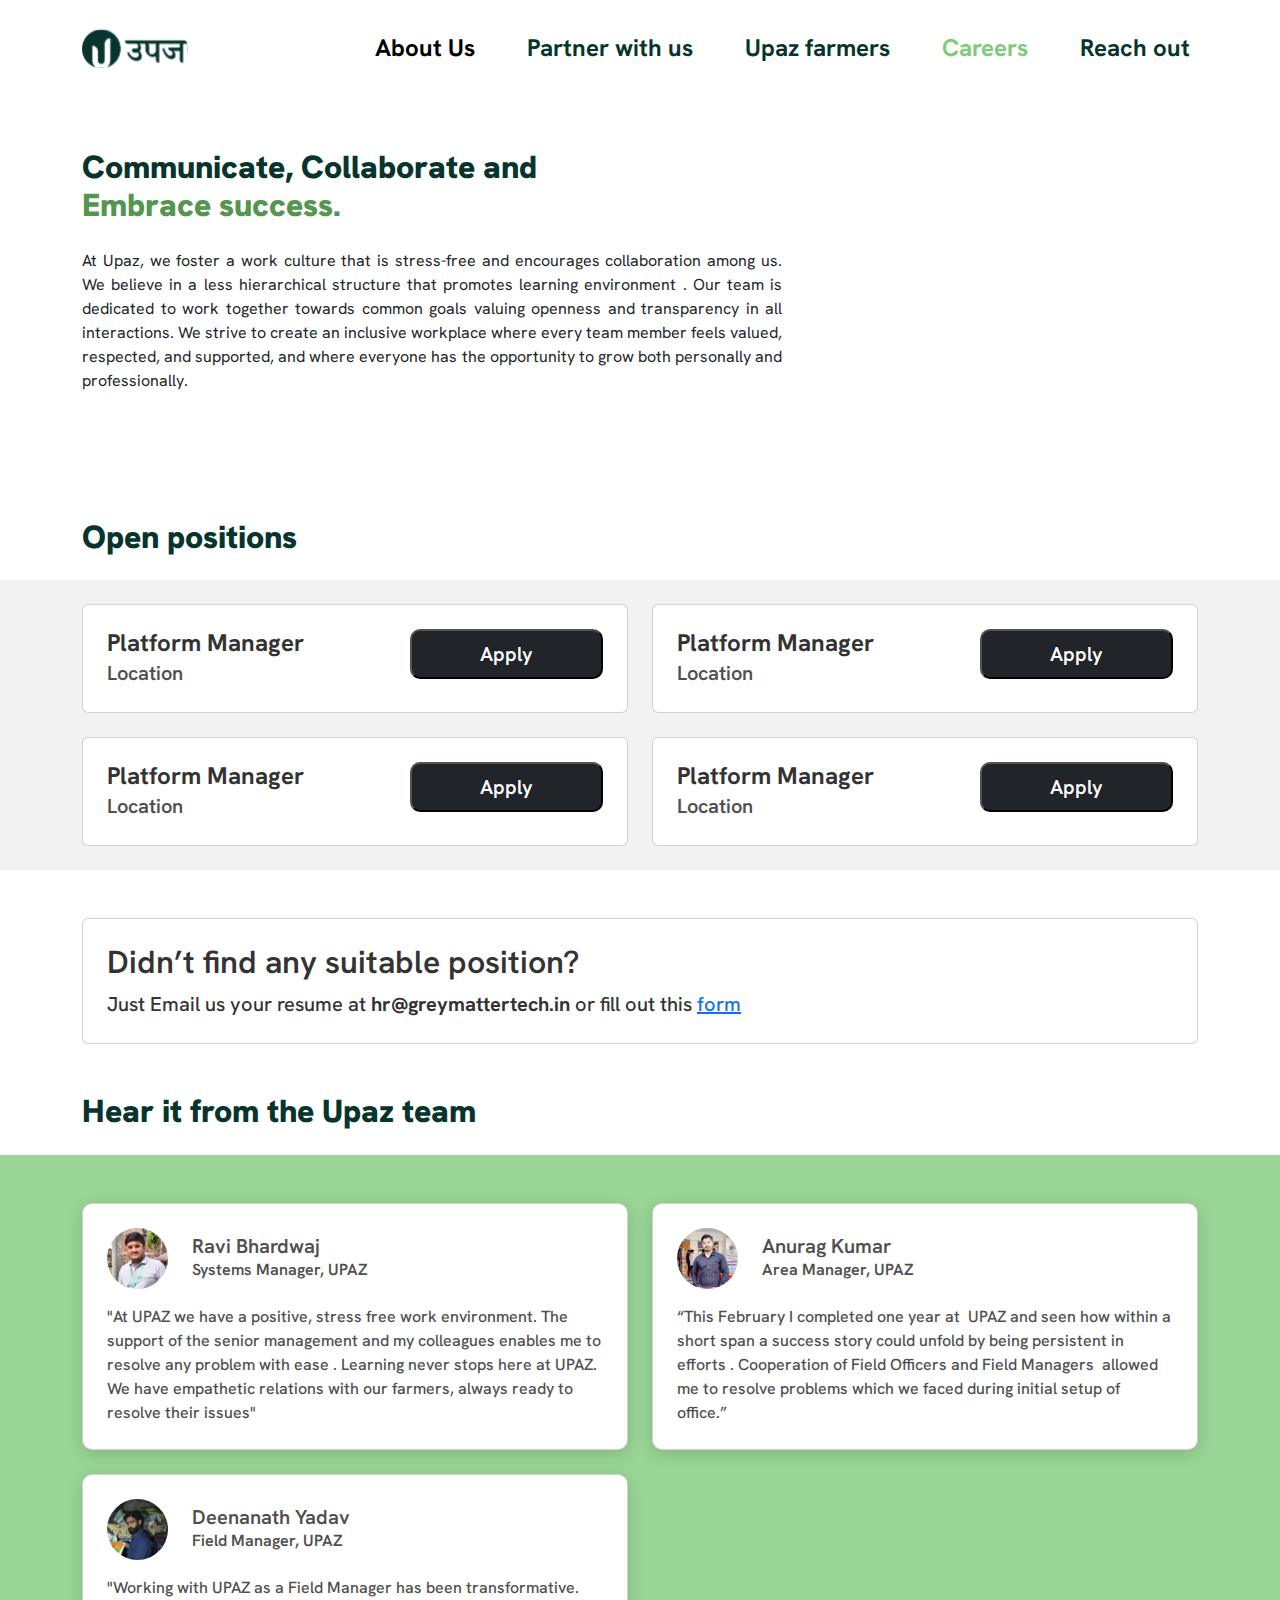
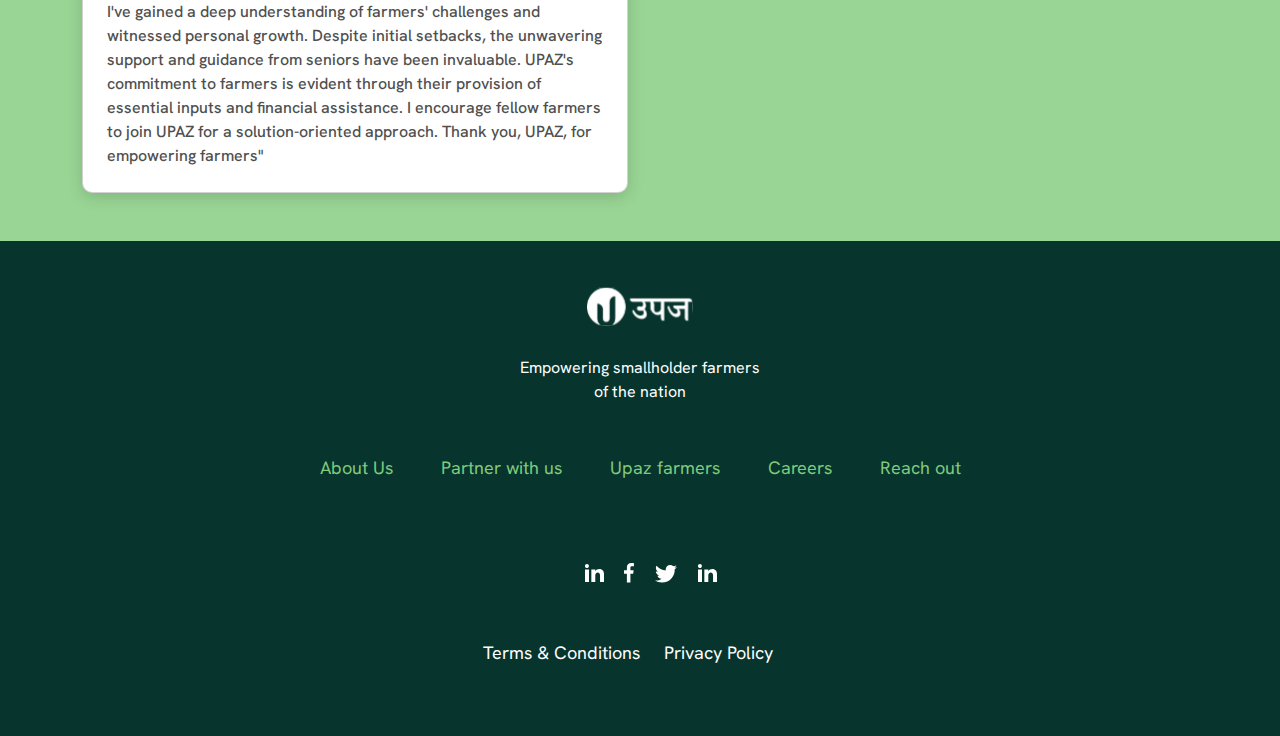
<file: careers.html>
<html lang="en">

<head>
  <meta charset="UTF-8" />
  <meta name="viewport" content="width=device-width, initial-scale=1.0" />
  <title>Upaj | Career</title>
  <link rel="stylesheet" href="https://cdn.jsdelivr.net/npm/bootstrap@5.0.0-beta1/dist/css/bootstrap.min.css" />
  <link rel="icon" href="favicon.ico" type="image/x-icon">
  <link rel="stylesheet" href="css/style.css" />
  <link rel="stylesheet" href="https://cdnjs.cloudflare.com/ajax/libs/font-awesome/4.7.0/css/font-awesome.min.css">
  <!-- Owl Stylesheets -->
  <link rel="stylesheet" href="css/owl.carousel.min.css">
  <link rel="stylesheet" href="css/owl.theme.default.min.css">
</head>

<body>
  <div class="wrapper h-100">
    <nav class="navbar navbar-expand-lg bg-white fixed-top p-0">
      <div class="container">
        <a class="navbar-brand" href="index.html">
          <img src="images/headerlogo.svg" class="img-fluid" alt="logo" />
        </a>
        <button class="navbar-toggler" type="button" data-bs-toggle="collapse" data-bs-target="#navbarSupportedContent"
          aria-controls="navbarSupportedContent" aria-expanded="false" aria-label="Toggle navigation">
          <span class="navbar-toggler-icon"></span>
        </button>
        <div class="collapse navbar-collapse header" id="navbarSupportedContent">
          <ul class="navbar-nav ms-auto mb-2 mb-lg-0">
            <li class="nav-item">
              <a class="nav-link active" aria-current="page" href="aboutus.html">About Us</a>
            </li>
            <li class="nav-item">
              <a class="nav-link" href="partnerwithus.html">Partner with us</a>
            </li>
            <li class="nav-item">
              <a class="nav-link" href="upazfarmers.html">Upaz farmers</a>
            </li>
            <li class="nav-item active">
              <a class="nav-link" href="careers.html">Careers</a>
            </li>
            <li class="nav-item">
              <a class="nav-link" href="reachout.html">Reach out</a>
            </li>
          </ul>
        </div>
      </div>
    </nav>
    <div class="main">
      <!--********First section***********-->
      <section class="mb-4">
        <div class="container pt-5">
          <div class="row align-items-start">
            <div class="col-lg-8 pe-lg-5">
              <h1 class="fs-32 fw-900 primary-text mb-4">Communicate, Collaborate and <br><span
                  class="secondary-text">Embrace success.</span></h1>
              <div class="career-img d-block d-lg-none mx-auto my-3">
                <!-- <img class="img-fluid w-100" src="./images/career-img.png" alt=""> -->
                <iframe style="border: none" width="346" height="346" src="https://rive.app/s/BugUeqVWyEeLZslamiHh7Q/embed" allowfullscreen></iframe>
              </div>
              <p class="text-justify">At Upaz, we foster a work culture that is stress-free and encourages collaboration
                among us. We believe in a less hierarchical structure that promotes learning environment . Our team is
                dedicated to work together towards common goals valuing openness and transparency in all interactions.
                We strive to create an inclusive workplace where every team member feels valued, respected, and
                supported, and where everyone has the opportunity to grow both personally and professionally.</p>
            </div>
            <div class="col-lg-4 d-flex justify-content-center align-items-center d-none d-lg-block">
              <!-- <div class="career-img">
                <img class="img-fluid w-100" src="./images/career-img.png" alt="">
              </div> -->
              <iframe style="border: none" width="346" height="346" src="https://rive.app/s/BugUeqVWyEeLZslamiHh7Q/embed" allowfullscreen></iframe>
            </div>
          </div>
        </div>
      </section>
      <!--********First section end***********-->
      <!--********second section***********-->
      <section>
        <div class="container">
          <h2 class="fs-32 fw-900 primary-text mb-4">Open positions</h2>
        </div>
        <div class="posts gray-bg py-4">
          <div class="container">
            <div class="row align-items-center">
              <div class="col-lg-6 mb-4">
                <div class="card">
                  <div class="card-body p-4">
                    <div class="row gap-4 gap-lg-0">
                      <div class="col-lg-7">
                        <h3 class="fs-24 fw-700 darkgray-text mb-0">Platform Manager</h3>
                        <p class="mb-0 fs-20 fw-600 gray-text">Location</p>
                      </div>
                      <div class="col-lg-5">
                        <button class="borderrad10 bg-dark text-white p-2 fs-20 fw-600 w-100">Apply</button>
                      </div>
                    </div>
                  </div>
                </div>
              </div>
              <div class="col-lg-6 mb-4">
                <div class="card">
                  <div class="card-body p-4">
                    <div class="row gap-4 gap-lg-0">
                      <div class="col-lg-7">
                        <h3 class="fs-24 fw-700 darkgray-text mb-0">Platform Manager</h3>
                        <p class="mb-0 fs-20 fw-600 gray-text">Location</p>
                      </div>
                      <div class="col-lg-5">
                        <button class="borderrad10 bg-dark text-white p-2 fs-20 fw-600 w-100">Apply</button>
                      </div>
                    </div>
                  </div>
                </div>
              </div>
              <div class="col-lg-6 mb-4 mb-lg-0">
                <div class="card">
                  <div class="card-body p-4">
                    <div class="row gap-4 gap-lg-0">
                      <div class="col-lg-7">
                        <h3 class="fs-24 fw-700 darkgray-text mb-0">Platform Manager</h3>
                        <p class="mb-0 fs-20 fw-600 gray-text">Location</p>
                      </div>
                      <div class="col-lg-5">
                        <button class="borderrad10 bg-dark text-white p-2 fs-20 fw-600 w-100">Apply</button>
                      </div>
                    </div>
                  </div>
                </div>
              </div>
              <div class="col-lg-6">
                <div class="card">
                  <div class="card-body p-4">
                    <div class="row gap-4 gap-lg-0">
                      <div class="col-lg-7">
                        <h3 class="fs-24 fw-700 darkgray-text mb-0">Platform Manager</h3>
                        <p class="mb-0 fs-20 fw-600 gray-text">Location</p>
                      </div>
                      <div class="col-lg-5">
                        <button class="borderrad10 bg-dark text-white p-2 fs-20 fw-600 w-100">Apply</button>
                      </div>
                    </div>
                  </div>
                </div>
              </div>
            </div>
          </div>
        </div>
      </section>
      <!--********second section end***********-->
      <!--********third section***********-->
      <section class="py-5">
        <div class="container">
          <div class="card">
            <div class="card-body p-4">
              <h2 class="fs-32 fw-600 darkgray-text">Didn’t find any suitable position?</h2>
              <p class="fs-20 fw-500 mb-0 darkgray-text">Just Email us your resume at <a class="darkgray-text text-decoration-none" href="mailto:hr@greymattertech.in"><b>hr@greymattertech.in</b></a> or fill out this <a href="#">form</a></p>
            </div>
          </div>
        </div>
      </section>
      <section class="team">
        <div class="container">
          <h2 class="fs-32 fw-900 primary-text mb-4">Hear it from the Upaz team</h2>
        </div>
        <div class="lightgreen-bg py-5">
          <div class="container">
            <div class="row">
              <div class="col-lg-6 mb-4">
                <div class="card details-box">
                  <div class="card-body p-4">
                    <div class="card-media d-flex align-items-center gap-4 mb-3">
                      <div class="media">
                        <img src="./images/ravi.png" alt="">
                      </div>
                      <div class="media-details">
                        <h5 class="mb-0 fs-20 fw-600 gray-text">Ravi Bhardwaj</h5>
                        <span class="fs-16 fw-600 gray-text">Systems Manager, UPAZ</span>
                      </div>
                    </div>
                    <p class="fs-16 fw-500 gray-text mb-0">"At UPAZ we have a positive, stress free work environment. The support of the senior management and my colleagues enables me to resolve any problem with ease . Learning never stops here at UPAZ. We have empathetic relations with our farmers, always ready to resolve their issues"</p>
                  </div>
                </div>
              </div>
              <div class="col-lg-6 mb-4">
                <div class="card details-box">
                  <div class="card-body p-4">
                    <div class="card-media d-flex align-items-center gap-4 mb-3">
                      <div class="media">
                        <img src="./images/anurag.png" alt="">
                      </div>
                      <div class="media-details">
                        <h5 class="mb-0 fs-20 fw-600 gray-text">Anurag Kumar</h5>
                        <span class="fs-16 fw-600 gray-text">Area Manager, UPAZ</span>
                      </div>
                    </div>
                    <p class="fs-16 fw-500 gray-text mb-0">“This February I completed one year at  UPAZ and seen how within a short span a success story could unfold by being persistent in efforts . Cooperation of Field Officers and Field Managers  allowed me to resolve problems which we faced during initial setup of office.” </p>
                  </div>
                </div>
              </div>
              <div class="col-lg-6">
                <div class="card details-box">
                  <div class="card-body p-4">
                    <div class="card-media d-flex align-items-center gap-4 mb-3">
                      <div class="media">
                        <img src="./images/deenanath.png" alt="">
                      </div>
                      <div class="media-details">
                        <h5 class="mb-0 fs-20 fw-600 gray-text">Deenanath Yadav</h5>
                        <span class="fs-16 fw-600 gray-text">Field Manager, UPAZ</span>
                      </div>
                    </div>
                    <p class="fs-16 fw-500 gray-text mb-0">"Working with UPAZ as a Field Manager has been transformative. I've gained a deep understanding of farmers' challenges and witnessed personal growth. Despite initial setbacks, the unwavering support and guidance from seniors have been invaluable. UPAZ's commitment to farmers is evident through their provision of essential inputs and financial assistance. I encourage fellow farmers to join UPAZ for a solution-oriented approach. Thank you, UPAZ, for empowering farmers"</p>
                  </div>
                </div>
              </div>
            </div>
          </div>
        </div>
      </section>
      <!--********third section end***********-->

    </div>

    <div class="fixed-bottom primary-bg text-white p-3 footer">
      <div class="container">
        <div class="row ">
          <div class="col-lg-7 mx-auto">
            <div class="text-center">
              <img src="images/footerlogo.svg" class="img-fluid my-30" alt="logo" />
            </div>
            <div class="footerlinks">
              <p class="mb-4 text-sm-center">
                Empowering smallholder farmers <br class="d-none d-sm-block">of the nation
              </p>
              <ul class="list-unstyled d-sm-flex align-items-sm-center justify-content-between my-50">
                <li>
                  <a class="text-decoration-none" href="aboutus.html">About Us</a>
                </li>
                <li>
                  <a href="partnerwithus.html" class="text-decoration-none">Partner with us</a>
                </li>
                <li>
                  <a href="upazfarmers.html" class="text-decoration-none">Upaz farmers</a>
                </li>
                <li>
                  <a href="careers.html" class="text-decoration-none">Careers</a>
                </li>
                <li>
                  <a href="reachout.html" class="text-decoration-none">Reach out</a>
                </li>
              </ul>
              <ul class="list-unstyled d-flex align-items-sm-center justify-content-sm-center">
                <li class="ms-36">
                  <a class="text-decoration-none" href="#">
                    <svg width="20" height="18" viewBox="0 0 20 18" fill="none" xmlns="http://www.w3.org/2000/svg">
                      <path
                        d="M4.93994 2.00002C4.93968 2.53046 4.72871 3.03906 4.35345 3.41394C3.97819 3.78883 3.46937 3.99929 2.93894 3.99902C2.40851 3.99876 1.89991 3.78779 1.52502 3.41253C1.15014 3.03727 0.939676 2.52846 0.939942 1.99802C0.940207 1.46759 1.15117 0.958988 1.52644 0.584103C1.9017 0.209218 2.41051 -0.00124153 2.94094 -0.000976312C3.47137 -0.000711096 3.97998 0.210257 4.35486 0.585517C4.72975 0.960777 4.94021 1.46959 4.93994 2.00002ZM4.99994 5.48002H0.999942V18H4.99994V5.48002ZM11.3199 5.48002H7.33994V18H11.2799V11.43C11.2799 7.77002 16.0499 7.43002 16.0499 11.43V18H19.9999V10.07C19.9999 3.90002 12.9399 4.13002 11.2799 7.16002L11.3199 5.48002Z"
                        fill="white" />
                    </svg>
                  </a>
                </li>
                <li class="ms-36">
                  <a class="text-decoration-none" href="#">
                    <svg width="10" height="20" viewBox="0 0 10 20" fill="none" xmlns="http://www.w3.org/2000/svg">
                      <path
                        d="M8.11163 3.23892H9.92331V0.13736C9.61075 0.0950951 8.53581 0 7.28393 0C4.67183 0 2.88248 1.61499 2.88248 4.58326V7.31501H0V10.7823H2.88248V19.5067H6.41654V10.7831H9.18243L9.6215 7.31582H6.41571V4.92707C6.41654 3.92491 6.69106 3.23892 8.11163 3.23892Z"
                        fill="white" />
                    </svg>
                  </a>
                </li>
                <li class="ms-36">
                  <a class="text-decoration-none" href="#">
                    <svg width="23" height="19" viewBox="0 0 23 19" fill="none" xmlns="http://www.w3.org/2000/svg">
                      <path
                        d="M22.9617 3.04588C22.1435 3.39863 21.2718 3.63245 20.3629 3.74598C21.2979 3.19725 22.0115 2.33495 22.347 1.2956C21.4753 1.80649 20.5128 2.16736 19.487 2.36874C18.6593 1.50239 17.4795 0.96582 16.1925 0.96582C13.6955 0.96582 11.6853 2.95802 11.6853 5.4003C11.6853 5.7517 11.7155 6.08959 11.7898 6.41127C8.04017 6.23151 4.72229 4.46502 2.49342 1.77405C2.10429 2.43767 1.87604 3.19725 1.87604 4.01495C1.87604 5.55032 2.68042 6.91134 3.87942 7.6993C3.15479 7.68579 2.44392 7.479 1.84167 7.15327C1.84167 7.16679 1.84167 7.18436 1.84167 7.20193C1.84167 9.35632 3.40505 11.1458 5.45517 11.558C5.08805 11.6567 4.68792 11.704 4.27267 11.704C3.98392 11.704 3.69242 11.6878 3.41879 11.6283C4.00317 13.384 5.66142 14.6747 7.63317 14.7166C6.09867 15.8965 4.1503 16.6075 2.04104 16.6075C1.67117 16.6075 1.31642 16.5912 0.96167 16.5466C2.95954 17.813 5.3273 18.5361 7.88067 18.5361C16.1802 18.5361 20.7177 11.7783 20.7177 5.92065C20.7177 5.72467 20.7108 5.53545 20.7012 5.34759C21.5963 4.72316 22.3484 3.94331 22.9617 3.04588Z"
                        fill="white" />
                    </svg>
                  </a>
                </li>
                <li class="ms-36">
                  <a class="text-decoration-none" href="#">
                    <svg width="20" height="18" viewBox="0 0 20 18" fill="none" xmlns="http://www.w3.org/2000/svg">
                      <path
                        d="M4.93994 2.00002C4.93968 2.53046 4.72871 3.03906 4.35345 3.41394C3.97819 3.78883 3.46937 3.99929 2.93894 3.99902C2.40851 3.99876 1.89991 3.78779 1.52502 3.41253C1.15014 3.03727 0.939676 2.52846 0.939942 1.99802C0.940207 1.46759 1.15117 0.958988 1.52644 0.584103C1.9017 0.209218 2.41051 -0.00124153 2.94094 -0.000976312C3.47137 -0.000711096 3.97998 0.210257 4.35486 0.585517C4.72975 0.960777 4.94021 1.46959 4.93994 2.00002ZM4.99994 5.48002H0.999942V18H4.99994V5.48002ZM11.3199 5.48002H7.33994V18H11.2799V11.43C11.2799 7.77002 16.0499 7.43002 16.0499 11.43V18H19.9999V10.07C19.9999 3.90002 12.9399 4.13002 11.2799 7.16002L11.3199 5.48002Z"
                        fill="white" />
                    </svg>
                  </a>
                </li>

              </ul>
              <ul class="list-unstyled d-flex align-items-center justify-content-sm-center my-4 termspolicy">
                <li>
                  <a class="text-decoration-none d-inline-block" href="#">Terms & Conditions</a>
                </li>
                <li>
                  <a class="text-decoration-none d-inline-block mx-3 mx-sm-4" href="#">Privacy Policy</a>
                </li>
              </ul>
            </div>
          </div>
        </div>
      </div>
    </div>
  </div>

  <!--*********javascript*******-->
  <script src="./js/bootstrap.min.js" type="text/javascript"></script>
  <script src="js/jquery.min.js"></script>
  <script src="js/owl.carousel.js"></script>
  <script src="js/script.js"></script>
</body>

</html>
</file>
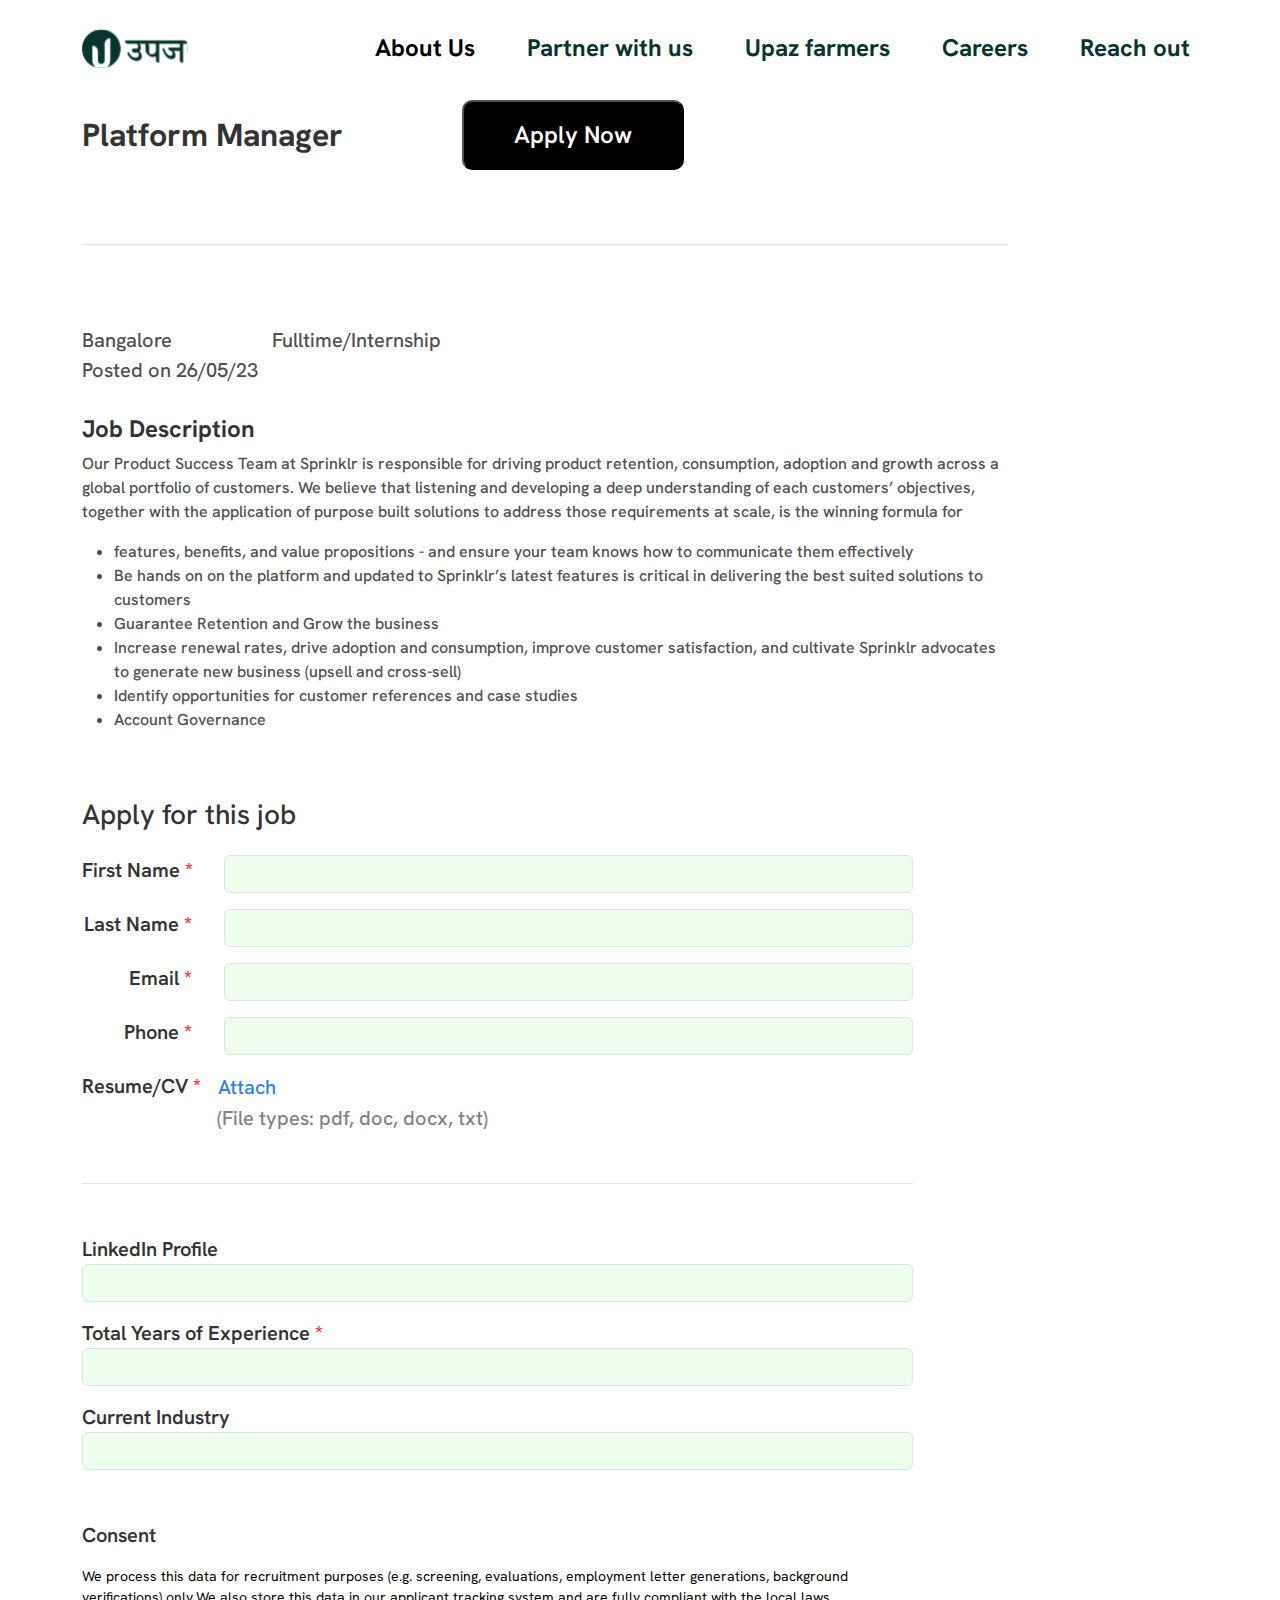
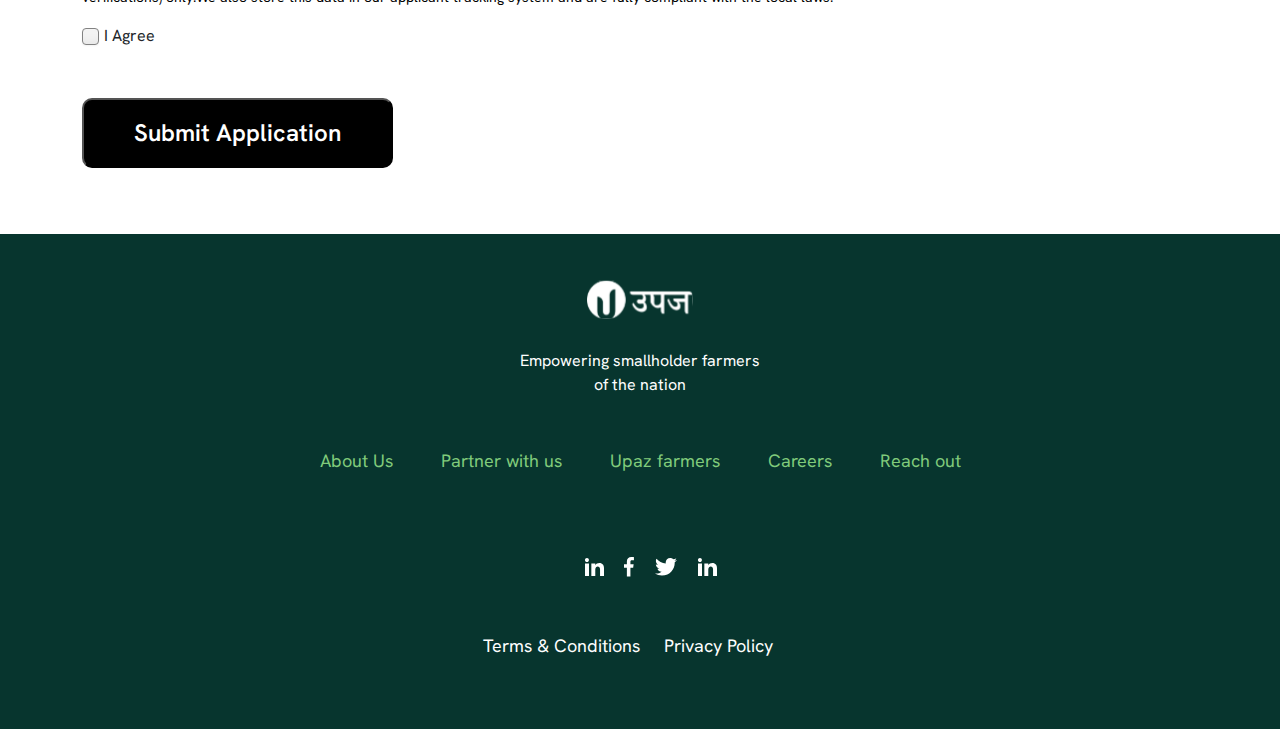
<file: job.html>
<html lang="en">
  <head>
    <meta charset="UTF-8" />
    <meta name="viewport" content="width=device-width, initial-scale=1.0" />
    <title>Welcome To Upaj</title> 
    <link
      rel="stylesheet"
      href="https://cdn.jsdelivr.net/npm/bootstrap@5.0.0-beta1/dist/css/bootstrap.min.css"
    />
    <link rel="icon" href="favicon.ico" type="image/x-icon">
    <link rel="stylesheet" href="css/style.css" />
    <link rel="stylesheet" href="https://cdnjs.cloudflare.com/ajax/libs/font-awesome/4.7.0/css/font-awesome.min.css">
    <!-- Owl Stylesheets -->
    <link rel="stylesheet" href="css/owl.carousel.min.css">
    <link rel="stylesheet" href="css/owl.theme.default.min.css">
  </head>

  <body>
    <div class="wrapper h-100">
      <nav class="navbar navbar-expand-lg bg-white fixed-top p-0">
        <div class="container">
          <a class="navbar-brand" href="index.html">
            <img src="images/headerlogo.svg" class="img-fluid" alt="logo"/>
          </a>
          <button class="navbar-toggler" type="button" data-bs-toggle="collapse" data-bs-target="#navbarSupportedContent" aria-controls="navbarSupportedContent" aria-expanded="false" aria-label="Toggle navigation">
            <span class="navbar-toggler-icon"></span>
          </button>
          <div class="collapse navbar-collapse header" id="navbarSupportedContent">
            <ul class="navbar-nav ms-auto mb-2 mb-lg-0">
              <li class="nav-item">
                <a class="nav-link active" aria-current="page" href="aboutus.html">About Us</a>
              </li>
              <li class="nav-item">
                <a class="nav-link" href="partnerwithus.html">Partner with us</a>
              </li>
              <li class="nav-item">
                <a class="nav-link" href="upazfarmers.html">Upaz farmers</a>
              </li>
              <li class="nav-item">
                <a class="nav-link" href="careers.html">Careers</a>
              </li>
              <li class="nav-item">
                <a class="nav-link" href="reachout.html">Reach out</a>
              </li>
            </ul>
          </div>
        </div>
      </nav>
      <div class="main">
        <!--********First section***********-->
        <section class="plateform">
          <div class="container">
            <div class="row align-items-center">
              <div class="col-md-4 pb-4">
                <h2 class="mb-0 fs-32 fw-700 darkgray-text">Platform Manager</h2>
              </div>
              <div class="col-md-4 pb-4">
                <a href="jobsubmit.html">
                  <button class="borderrad10 black-bg text-white primarybtn">Apply Now</button>
                </a>
              </div>
              <div class="col-md-10">
                <div class="border-bottom my-50"></div>
              </div>
            </div>
            <div class="row">
              <div class="locationworkdate my-30">
                <div class="locationwork">
                  <span class="location fs-20 fw-500 gray-text pe-sm-5">Bangalore</span>
                  <span class="work fs-20 fw-500 gray-text ps-sm-5 px-2">Fulltime/Internship</span>
                </div>
                <div class="date fs-20 fw-500 gray-text">
                  <span class="location">Posted on 26/05/23</span>
                </div>
              </div>
            </div>
          </div>
        </section>
        <!--********Second section***********-->
        <section class="jobdescription">
          <div class="container">
            <div class="row">
              <div class="col-lg-10">
                <h3 class="fs-24 fw-700 darkgray-text">Job Description</h3>
                <div class="descriptiondata fs-18 fw-500 gray-text">
                  <p class="">
                    Our Product Success Team at Sprinklr is responsible for driving product retention, consumption, adoption and growth across a global portfolio of customers. We believe that listening and developing a deep understanding of each customers’ objectives, together with the application of purpose built solutions to address those requirements at scale, is the winning formula for
                  </p>
                  <ul class="list-unstyled1">
                    <li>
                      features, benefits, and value propositions - and ensure your team knows how to communicate them effectively
                    </li>
                    <li>
                      Be hands on on the platform and updated to Sprinklr’s latest features is critical in delivering the best suited solutions to customers
                    </li>
                    <li>
                      Guarantee Retention and Grow the business
                    </li>
                    <li>
                      Increase renewal rates, drive adoption and consumption, improve customer satisfaction, and cultivate Sprinklr advocates to generate new business (upsell and cross-sell)
                    </li>
                    <li>
                      Identify opportunities for customer references and case studies
                    </li>
                    <li>
                      Account Governance
                    </li>
                  </ul>
                </div>
              </div>
            </div>
          </div>
        </section>
        <!--********Third section***********-->
        <section class="applyjob my-50">
          <div class="container">
            <div class="row align-items-center">
              <div class="col-lg-12 fs-32 fw-700 mb-3">
                <h3 class="darkgray-text">Apply for this job</h3>
              </div>
              <div class="col-lg-9">
                <form class="applyjobform">
                  <div class="applyjobformlabel">
                    <div class="mb-3 d-sm-flex text-nowrap">
                      <label for="fsname" class="form-label me-3">First Name 
                        <span class="red-text">*</span>
                      </label>
                      <input type="text" id="fsname" class="form-control ms-sm-3">
                    </div>
                    <div class="mb-3 d-sm-flex text-nowrap">
                      <label for="lsname" class="form-label me-3">Last Name 
                        <span class="red-text">*</span>
                      </label>
                      <input type="text" id="lsname" class="form-control ms-sm-3">
                    </div>
                    <div class="mb-3 d-sm-flex text-nowrap">
                      <label for="email" class="form-label me-3">Email 
                        <span class="red-text">*</span>
                      </label>
                      <input type="email" id="email" class="form-control ms-sm-3">
                    </div>
                    <div class="mb-3 d-sm-flex text-nowrap">
                      <label for="phone" class="form-label me-3">Phone 
                        <span class="red-text">*</span>
                      </label>
                      <input type="text" id="phone" class="form-control ms-sm-3">
                    </div>
                    <div class="mb-3 d-sm-flex text-nowrap">
                      <label for="inputPassword5" class="form-label me-3">Resume/CV 
                        <span class="red-text">*</span>
                      </label>
                      <div class="upload-btn-wrapper">
                        <button class="btn p-0 blue-text fs-20 fw-500 cursor-pointer">Attach</button>
                        <input type="file" name="myfile" />
                        <div class="tertiary-text fs-20 fw-500">(File types: pdf, doc, docx, txt)</div>
                      </div>                    
                    </div>
                  </div>
                  <div class="border-bottom my-50"></div>
                  <div class="mb-3">
                    <label for="exampleFormControlInput1" class="form-label">LinkedIn Profile</label>
                    <input type="text" class="form-control" id="exampleFormControlInput1" placeholder="">
                  </div>
                  <div class="mb-3">
                    <label for="exampleFormControlInput1" class="form-label">Total Years of Experience 
                      <span class="red-text">*</span>
                    </label>
                    <input type="text" class="form-control" id="exampleFormControlInput1" placeholder="">
                  </div>
                  <div class="">
                    <label for="exampleFormControlInput1" class="form-label">Current Industry
                    </label>
                    <input type="text" class="form-control" id="exampleFormControlInput1" placeholder="">
                  </div>
                  <div class="my-50">
                    <label for="exampleFormControlInput1" class="form-label mb-0 text-left">Consent
                    </label>
                    <small class="my-3 d-block text-black">
                      We process this data for recruitment purposes (e.g. screening, evaluations, employment letter generations, background verifications) only.We also store this data in our applicant tracking system and are fully compliant with the local laws.
                    </small>
                    <div class="form-group customcheckbox">
                      <input type="checkbox" id="agree">
                      <label for="agree" class=" d-flex align-items-center">I Agree</label>
                    </div>
                  </div>
                  <button class="primarybtn black-bg text-white borderrad10">Submit Application</button>
                </form>
              </div>              
            </div>
          </div>
        </section>
      </div>
      <!--********Footer section***********-->
      <div class="fixed-bottom primary-bg text-white p-3 footer">
        <div class="container">
          <div class="row">
            <div class="col-lg-7 mx-auto">
              <div class="text-center">
                <img src="images/footerlogo.svg" class="img-fluid my-30" alt="logo"/>
              </div>
              <div class="footerlinks">
                <p class="mb-4 text-sm-center">
                  Empowering smallholder farmers <br class="d-none d-sm-block">of the nation
                </p>
                <ul class="list-unstyled d-sm-flex align-items-sm-center justify-content-between my-50">
                  <li>
                    <a class="text-decoration-none" href="aboutus.html">About Us</a>
                  </li>
                  <li>
                    <a href="partnerwithus.html" class="text-decoration-none">Partner with us</a>
                  </li>
                  <li>
                    <a href="upazfarmers.html" class="text-decoration-none">Upaz farmers</a>
                  </li>
                  <li>
                    <a href="careers.html" class="text-decoration-none">Careers</a>
                  </li>
                  <li>
                    <a href="reachout.html" class="text-decoration-none">Reach out</a>
                  </li>
                </ul>
                <ul class="list-unstyled d-flex align-items-sm-center justify-content-sm-center">
                  <li class="ms-36">
                    <a class="text-decoration-none" href="#">
                      <svg width="20" height="18" viewBox="0 0 20 18" fill="none" xmlns="http://www.w3.org/2000/svg">
                        <path d="M4.93994 2.00002C4.93968 2.53046 4.72871 3.03906 4.35345 3.41394C3.97819 3.78883 3.46937 3.99929 2.93894 3.99902C2.40851 3.99876 1.89991 3.78779 1.52502 3.41253C1.15014 3.03727 0.939676 2.52846 0.939942 1.99802C0.940207 1.46759 1.15117 0.958988 1.52644 0.584103C1.9017 0.209218 2.41051 -0.00124153 2.94094 -0.000976312C3.47137 -0.000711096 3.97998 0.210257 4.35486 0.585517C4.72975 0.960777 4.94021 1.46959 4.93994 2.00002ZM4.99994 5.48002H0.999942V18H4.99994V5.48002ZM11.3199 5.48002H7.33994V18H11.2799V11.43C11.2799 7.77002 16.0499 7.43002 16.0499 11.43V18H19.9999V10.07C19.9999 3.90002 12.9399 4.13002 11.2799 7.16002L11.3199 5.48002Z" fill="white"/>
                      </svg>
                    </a>
                  </li>
                  <li class="ms-36">
                    <a class="text-decoration-none" href="#">
                      <svg width="10" height="20" viewBox="0 0 10 20" fill="none" xmlns="http://www.w3.org/2000/svg">
                        <path d="M8.11163 3.23892H9.92331V0.13736C9.61075 0.0950951 8.53581 0 7.28393 0C4.67183 0 2.88248 1.61499 2.88248 4.58326V7.31501H0V10.7823H2.88248V19.5067H6.41654V10.7831H9.18243L9.6215 7.31582H6.41571V4.92707C6.41654 3.92491 6.69106 3.23892 8.11163 3.23892Z" fill="white"/>
                        </svg>
                    </a>
                  </li>
                  <li class="ms-36">
                    <a class="text-decoration-none" href="#">
                      <svg width="23" height="19" viewBox="0 0 23 19" fill="none" xmlns="http://www.w3.org/2000/svg">
                        <path d="M22.9617 3.04588C22.1435 3.39863 21.2718 3.63245 20.3629 3.74598C21.2979 3.19725 22.0115 2.33495 22.347 1.2956C21.4753 1.80649 20.5128 2.16736 19.487 2.36874C18.6593 1.50239 17.4795 0.96582 16.1925 0.96582C13.6955 0.96582 11.6853 2.95802 11.6853 5.4003C11.6853 5.7517 11.7155 6.08959 11.7898 6.41127C8.04017 6.23151 4.72229 4.46502 2.49342 1.77405C2.10429 2.43767 1.87604 3.19725 1.87604 4.01495C1.87604 5.55032 2.68042 6.91134 3.87942 7.6993C3.15479 7.68579 2.44392 7.479 1.84167 7.15327C1.84167 7.16679 1.84167 7.18436 1.84167 7.20193C1.84167 9.35632 3.40505 11.1458 5.45517 11.558C5.08805 11.6567 4.68792 11.704 4.27267 11.704C3.98392 11.704 3.69242 11.6878 3.41879 11.6283C4.00317 13.384 5.66142 14.6747 7.63317 14.7166C6.09867 15.8965 4.1503 16.6075 2.04104 16.6075C1.67117 16.6075 1.31642 16.5912 0.96167 16.5466C2.95954 17.813 5.3273 18.5361 7.88067 18.5361C16.1802 18.5361 20.7177 11.7783 20.7177 5.92065C20.7177 5.72467 20.7108 5.53545 20.7012 5.34759C21.5963 4.72316 22.3484 3.94331 22.9617 3.04588Z" fill="white"/>
                      </svg>
                    </a>
                  </li>
                  <li class="ms-36">
                    <a class="text-decoration-none" href="#">
                      <svg width="20" height="18" viewBox="0 0 20 18" fill="none" xmlns="http://www.w3.org/2000/svg">
                        <path d="M4.93994 2.00002C4.93968 2.53046 4.72871 3.03906 4.35345 3.41394C3.97819 3.78883 3.46937 3.99929 2.93894 3.99902C2.40851 3.99876 1.89991 3.78779 1.52502 3.41253C1.15014 3.03727 0.939676 2.52846 0.939942 1.99802C0.940207 1.46759 1.15117 0.958988 1.52644 0.584103C1.9017 0.209218 2.41051 -0.00124153 2.94094 -0.000976312C3.47137 -0.000711096 3.97998 0.210257 4.35486 0.585517C4.72975 0.960777 4.94021 1.46959 4.93994 2.00002ZM4.99994 5.48002H0.999942V18H4.99994V5.48002ZM11.3199 5.48002H7.33994V18H11.2799V11.43C11.2799 7.77002 16.0499 7.43002 16.0499 11.43V18H19.9999V10.07C19.9999 3.90002 12.9399 4.13002 11.2799 7.16002L11.3199 5.48002Z" fill="white"/>
                      </svg>
                    </a>
                  </li>

                </ul>
                <ul class="list-unstyled d-flex align-items-center justify-content-sm-center my-4 termspolicy">
                  <li>
                    <a class="text-decoration-none d-inline-block" href="#">Terms & Conditions</a>
                  </li>
                  <li>
                    <a class="text-decoration-none d-inline-block mx-3 mx-sm-4" href="#">Privacy Policy</a>
                  </li>
                </ul>
              </div>
            </div>
          </div>
        </div>
      </div>
    </div>

    <!--*********javascript*******-->
    <script src="./js/bootstrap.min.js" type="text/javascript"></script>
    <script src="js/jquery.min.js"></script>
    <script src="js/owl.carousel.js"></script>
    <script src="js/script.js"></script>
  </body>
</html>
</file>
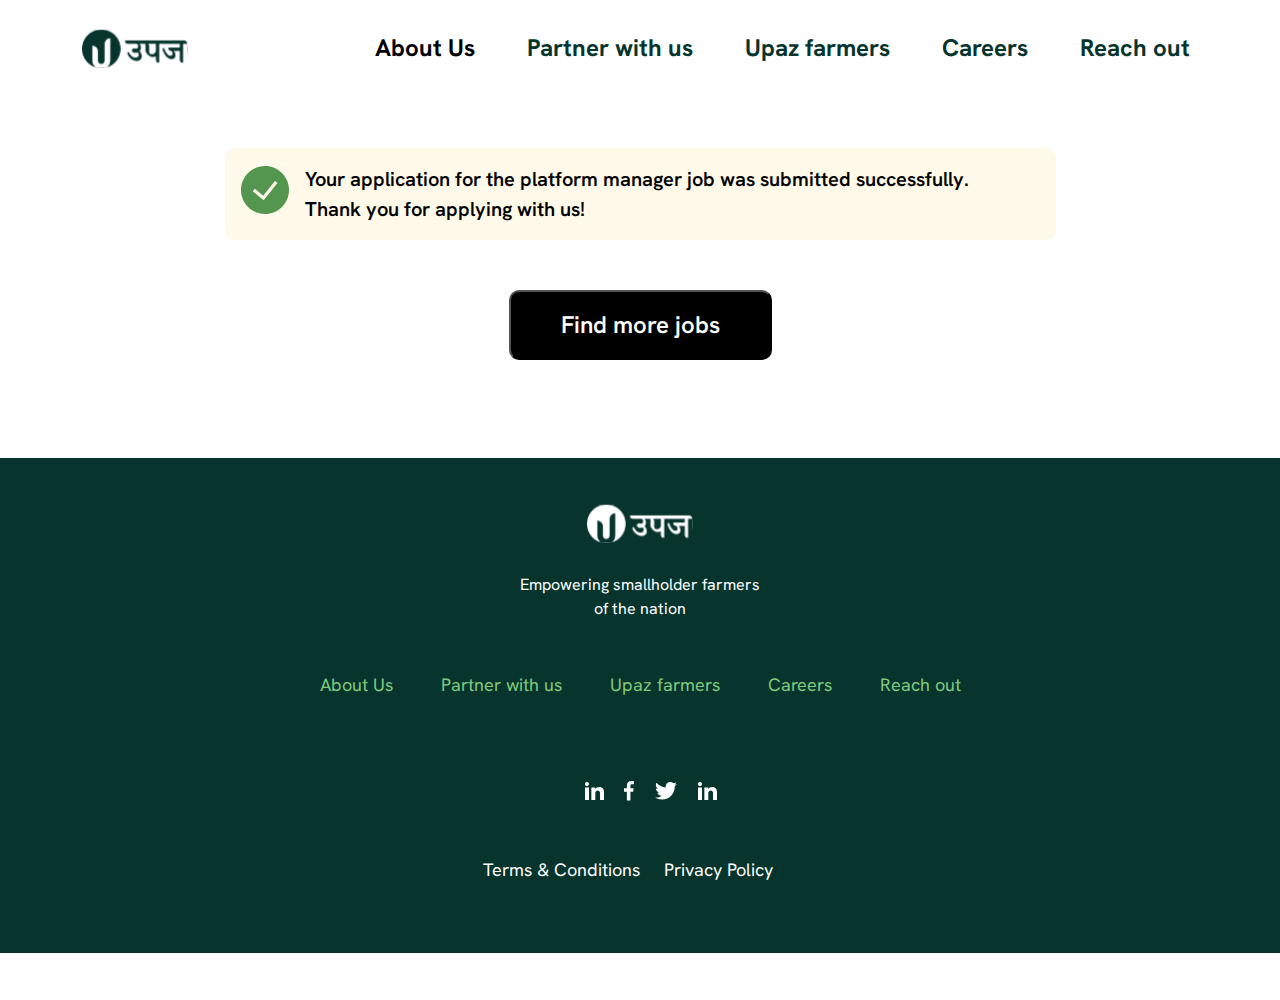
<file: jobsubmit.html>
<html lang="en">
  <head>
    <meta charset="UTF-8" />
    <meta name="viewport" content="width=device-width, initial-scale=1.0" />
    <title>Welcome To Upaj</title> 
    <link
      rel="stylesheet"
      href="https://cdn.jsdelivr.net/npm/bootstrap@5.0.0-beta1/dist/css/bootstrap.min.css"
    />
    <link rel="icon" href="favicon.ico" type="image/x-icon">
    <link rel="stylesheet" href="css/style.css" />
    <link rel="stylesheet" href="https://cdnjs.cloudflare.com/ajax/libs/font-awesome/4.7.0/css/font-awesome.min.css">
    <!-- Owl Stylesheets -->
    <link rel="stylesheet" href="css/owl.carousel.min.css">
    <link rel="stylesheet" href="css/owl.theme.default.min.css">
  </head>

  <body>
    <div class="wrapper h-100">
      <nav class="navbar navbar-expand-lg bg-white fixed-top p-0">
        <div class="container">
          <a class="navbar-brand" href="index.html">
            <img src="images/headerlogo.svg" class="img-fluid" alt="logo"/>
          </a>
          <button class="navbar-toggler" type="button" data-bs-toggle="collapse" data-bs-target="#navbarSupportedContent" aria-controls="navbarSupportedContent" aria-expanded="false" aria-label="Toggle navigation">
            <span class="navbar-toggler-icon"></span>
          </button>
          <div class="collapse navbar-collapse header" id="navbarSupportedContent">
            <ul class="navbar-nav ms-auto mb-2 mb-lg-0">
              <li class="nav-item">
                <a class="nav-link active" aria-current="page" href="aboutus.html">About Us</a>
              </li>
              <li class="nav-item">
                <a class="nav-link" href="partnerwithus.html">Partner with us</a>
              </li>
              <li class="nav-item">
                <a class="nav-link" href="upazfarmers.html">Upaz farmers</a>
              </li>
              <li class="nav-item">
                <a class="nav-link" href="careers.html">Careers</a>
              </li>
              <li class="nav-item">
                <a class="nav-link" href="reachout.html">Reach out</a>
              </li>
            </ul>
          </div>
        </div>
      </nav>
      <div class="main">
        <!--********First section***********-->
        <section class="plateform">
          <div class="container">
            <div class="row">
              <div class="col-md-9 py-5 mx-auto">                
                <div class="successimgmsg d-sm-flex align-items-center lightorange-bg borderrad10 p-3">
                  <div class="successimg text-center pb-2">
                    <img src="images/success.svg" alt="success" class="img-fluid min-wh-20">
                  </div>
                  <div class="successmsg px-3">
                    <p class="mb-0 fs-20 fw-600 black-text">
                      Your application for the platform manager job was submitted successfully.
                      Thank you for applying with us!
                    </p>
                  </div>
                </div>
                <div class="my-50 text-center">
                  <a href="job.html">
                    <button class="borderrad10 black-bg text-white primarybtn">Find more jobs</button>
                  </a>
                </div>
              </div>
            </div>
          </div>
        </section>
      </div>
      <!--********Footer section***********-->
      <div class="fixed-bottom primary-bg text-white p-3 footer">
        <div class="container">
          <div class="row">
            <div class="col-lg-7 mx-auto">
              <div class="text-center">
                <img src="images/footerlogo.svg" class="img-fluid my-30" alt="logo"/>
              </div>
              <div class="footerlinks">
                <p class="mb-4 text-sm-center">
                  Empowering smallholder farmers <br class="d-none d-sm-block">of the nation
                </p>
                <ul class="list-unstyled d-sm-flex align-items-sm-center justify-content-between my-50">
                  <li>
                    <a class="text-decoration-none" href="aboutus.html">About Us</a>
                  </li>
                  <li>
                    <a href="partnerwithus.html" class="text-decoration-none">Partner with us</a>
                  </li>
                  <li>
                    <a href="upazfarmers.html" class="text-decoration-none">Upaz farmers</a>
                  </li>
                  <li>
                    <a href="careers.html" class="text-decoration-none">Careers</a>
                  </li>
                  <li>
                    <a href="reachout.html" class="text-decoration-none">Reach out</a>
                  </li>
                </ul>
                <ul class="list-unstyled d-flex align-items-sm-center justify-content-sm-center">
                  <li class="ms-36">
                    <a class="text-decoration-none" href="#">
                      <svg width="20" height="18" viewBox="0 0 20 18" fill="none" xmlns="http://www.w3.org/2000/svg">
                        <path d="M4.93994 2.00002C4.93968 2.53046 4.72871 3.03906 4.35345 3.41394C3.97819 3.78883 3.46937 3.99929 2.93894 3.99902C2.40851 3.99876 1.89991 3.78779 1.52502 3.41253C1.15014 3.03727 0.939676 2.52846 0.939942 1.99802C0.940207 1.46759 1.15117 0.958988 1.52644 0.584103C1.9017 0.209218 2.41051 -0.00124153 2.94094 -0.000976312C3.47137 -0.000711096 3.97998 0.210257 4.35486 0.585517C4.72975 0.960777 4.94021 1.46959 4.93994 2.00002ZM4.99994 5.48002H0.999942V18H4.99994V5.48002ZM11.3199 5.48002H7.33994V18H11.2799V11.43C11.2799 7.77002 16.0499 7.43002 16.0499 11.43V18H19.9999V10.07C19.9999 3.90002 12.9399 4.13002 11.2799 7.16002L11.3199 5.48002Z" fill="white"/>
                      </svg>
                    </a>
                  </li>
                  <li class="ms-36">
                    <a class="text-decoration-none" href="#">
                      <svg width="10" height="20" viewBox="0 0 10 20" fill="none" xmlns="http://www.w3.org/2000/svg">
                        <path d="M8.11163 3.23892H9.92331V0.13736C9.61075 0.0950951 8.53581 0 7.28393 0C4.67183 0 2.88248 1.61499 2.88248 4.58326V7.31501H0V10.7823H2.88248V19.5067H6.41654V10.7831H9.18243L9.6215 7.31582H6.41571V4.92707C6.41654 3.92491 6.69106 3.23892 8.11163 3.23892Z" fill="white"/>
                        </svg>
                    </a>
                  </li>
                  <li class="ms-36">
                    <a class="text-decoration-none" href="#">
                      <svg width="23" height="19" viewBox="0 0 23 19" fill="none" xmlns="http://www.w3.org/2000/svg">
                        <path d="M22.9617 3.04588C22.1435 3.39863 21.2718 3.63245 20.3629 3.74598C21.2979 3.19725 22.0115 2.33495 22.347 1.2956C21.4753 1.80649 20.5128 2.16736 19.487 2.36874C18.6593 1.50239 17.4795 0.96582 16.1925 0.96582C13.6955 0.96582 11.6853 2.95802 11.6853 5.4003C11.6853 5.7517 11.7155 6.08959 11.7898 6.41127C8.04017 6.23151 4.72229 4.46502 2.49342 1.77405C2.10429 2.43767 1.87604 3.19725 1.87604 4.01495C1.87604 5.55032 2.68042 6.91134 3.87942 7.6993C3.15479 7.68579 2.44392 7.479 1.84167 7.15327C1.84167 7.16679 1.84167 7.18436 1.84167 7.20193C1.84167 9.35632 3.40505 11.1458 5.45517 11.558C5.08805 11.6567 4.68792 11.704 4.27267 11.704C3.98392 11.704 3.69242 11.6878 3.41879 11.6283C4.00317 13.384 5.66142 14.6747 7.63317 14.7166C6.09867 15.8965 4.1503 16.6075 2.04104 16.6075C1.67117 16.6075 1.31642 16.5912 0.96167 16.5466C2.95954 17.813 5.3273 18.5361 7.88067 18.5361C16.1802 18.5361 20.7177 11.7783 20.7177 5.92065C20.7177 5.72467 20.7108 5.53545 20.7012 5.34759C21.5963 4.72316 22.3484 3.94331 22.9617 3.04588Z" fill="white"/>
                      </svg>
                    </a>
                  </li>
                  <li class="ms-36">
                    <a class="text-decoration-none" href="#">
                      <svg width="20" height="18" viewBox="0 0 20 18" fill="none" xmlns="http://www.w3.org/2000/svg">
                        <path d="M4.93994 2.00002C4.93968 2.53046 4.72871 3.03906 4.35345 3.41394C3.97819 3.78883 3.46937 3.99929 2.93894 3.99902C2.40851 3.99876 1.89991 3.78779 1.52502 3.41253C1.15014 3.03727 0.939676 2.52846 0.939942 1.99802C0.940207 1.46759 1.15117 0.958988 1.52644 0.584103C1.9017 0.209218 2.41051 -0.00124153 2.94094 -0.000976312C3.47137 -0.000711096 3.97998 0.210257 4.35486 0.585517C4.72975 0.960777 4.94021 1.46959 4.93994 2.00002ZM4.99994 5.48002H0.999942V18H4.99994V5.48002ZM11.3199 5.48002H7.33994V18H11.2799V11.43C11.2799 7.77002 16.0499 7.43002 16.0499 11.43V18H19.9999V10.07C19.9999 3.90002 12.9399 4.13002 11.2799 7.16002L11.3199 5.48002Z" fill="white"/>
                      </svg>
                    </a>
                  </li>

                </ul>
                <ul class="list-unstyled d-flex align-items-center justify-content-sm-center my-4 termspolicy">
                  <li>
                    <a class="text-decoration-none d-inline-block" href="#">Terms & Conditions</a>
                  </li>
                  <li>
                    <a class="text-decoration-none d-inline-block mx-3 mx-sm-4" href="#">Privacy Policy</a>
                  </li>
                </ul>
              </div>
            </div>
          </div>
        </div>
      </div>
    </div>

    <!--*********javascript*******-->
    <script src="./js/bootstrap.min.js" type="text/javascript"></script>
    <script src="js/jquery.min.js"></script>
    <script src="js/owl.carousel.js"></script>
    <script src="js/script.js"></script>
  </body>
</html>
</file>
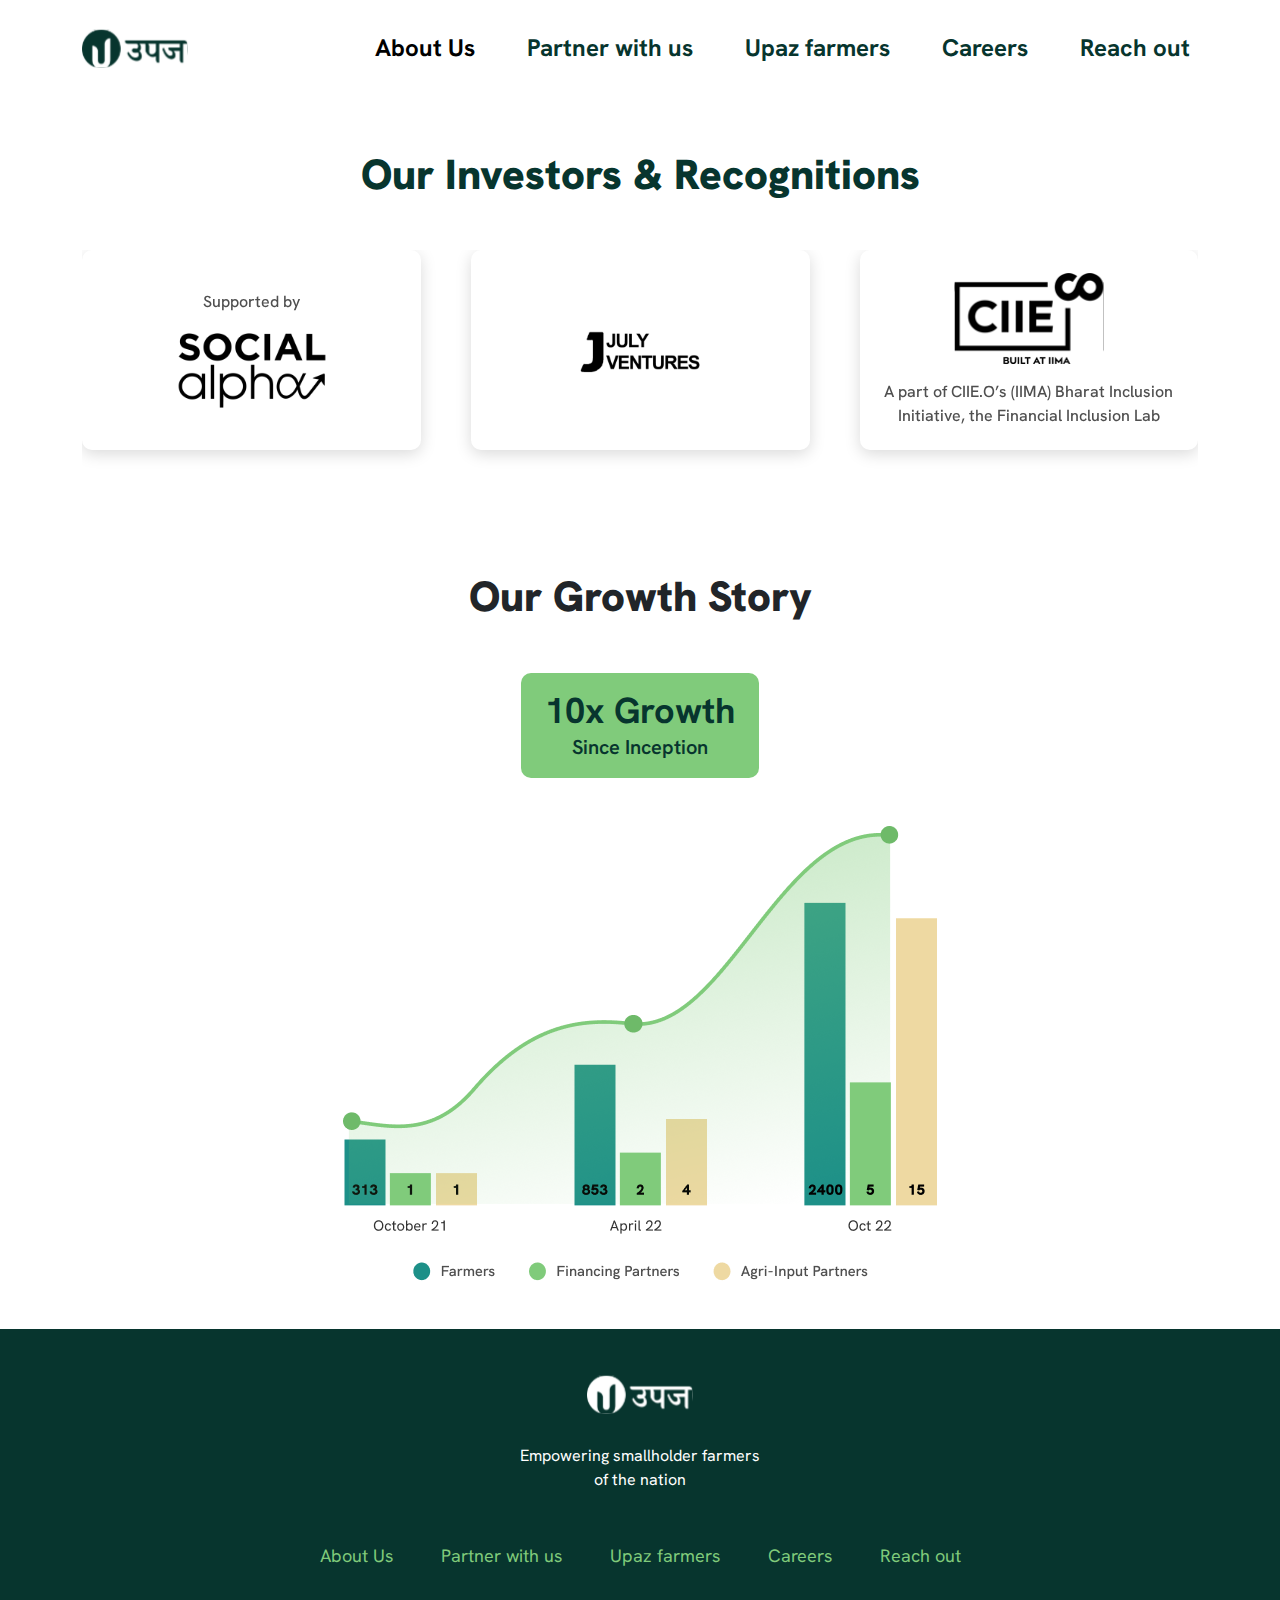
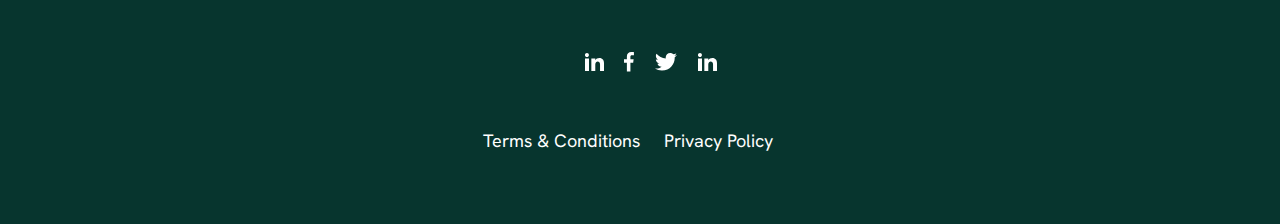
<file: partnerwithus.html>
<html lang="en">

<head>
  <meta charset="UTF-8" />
  <meta name="viewport" content="width=device-width, initial-scale=1.0" />
  <title>Welcome To Upaj</title>
  <link rel="stylesheet" href="https://cdn.jsdelivr.net/npm/bootstrap@5.0.0-beta1/dist/css/bootstrap.min.css" />
  <link rel="icon" href="favicon.ico" type="image/x-icon">
  <link rel="stylesheet" href="css/style.css" />
  <link rel="stylesheet" href="https://cdnjs.cloudflare.com/ajax/libs/font-awesome/4.7.0/css/font-awesome.min.css">
  <!-- Owl Stylesheets -->
  <link rel="stylesheet" href="css/owl.carousel.min.css">
  <link rel="stylesheet" href="css/owl.theme.default.min.css">
</head>

<body>
  <div class="wrapper h-100">
    <nav class="navbar navbar-expand-lg bg-white fixed-top p-0">
      <div class="container">
        <a class="navbar-brand" href="index.html">
          <img src="images/headerlogo.svg" class="img-fluid" alt="logo" />
        </a>
        <button class="navbar-toggler" type="button" data-bs-toggle="collapse" data-bs-target="#navbarSupportedContent"
          aria-controls="navbarSupportedContent" aria-expanded="false" aria-label="Toggle navigation">
          <span class="navbar-toggler-icon"></span>
        </button>
        <div class="collapse navbar-collapse header" id="navbarSupportedContent">
          <ul class="navbar-nav ms-auto mb-2 mb-lg-0">
            <li class="nav-item">
              <a class="nav-link active" aria-current="page" href="aboutus.html">About Us</a>
            </li>
            <li class="nav-item">
              <a class="nav-link" href="partnerwithus.html">Partner with us</a>
            </li>
            <li class="nav-item">
              <a class="nav-link" href="upazfarmers.html">Upaz farmers</a>
            </li>
            <li class="nav-item">
              <a class="nav-link" href="careers.html">Careers</a>
            </li>
            <li class="nav-item">
              <a class="nav-link" href="reachout.html">Reach out</a>
            </li>
          </ul>
        </div>
      </div>
    </nav>
    <div class="main">
      <!--********First section***********-->
      <section class="investors p-sm-5 pt-sm-0">
        <div class="container">
          <div class="row">
            <div class="col-lg-12">
              <h2 class="topHeading text-sm-center">Our Investors & Recognitions</h2>
            </div>
            <div class="col-lg-12">
              <div class="loop owl-carousel owl-theme">
                <div
                  class="item box-shadow d-flex align-items-center justify-content-center borderrad10 bg-white mb-4 text-center">
                  <div class="iteminner">
                    <img src="images/investor1.svg" class="img-fluid mx-auto" alt="investorsimg">
                  </div>
                </div>
                <div
                  class="item box-shadow d-flex align-items-center justify-content-center borderrad10 bg-white mb-4 text-center">
                  <div class="iteminner">
                    <img src="images/investor2.svg" class="img-fluid mx-auto mb-3" alt="investorsimg">
                    <p class="fs-18 fw-500 gray-text mb-0 d-none d-md-block">
                      A part of CIIE.O’s (IIMA) Bharat Inclusion Initiative, the Financial Inclusion Lab
                    </p>
                  </div>
                </div>
                <div
                  class="item box-shadow d-flex align-items-center justify-content-center borderrad10 bg-white mb-4 text-center">
                  <div class="iteminner">
                    <p class="fs-18 fw-500 gray-text d-none d-md-block">Supported by</p>
                    <img src="images/investor3.svg" class="img-fluid mx-auto" alt="investorsimg">
                  </div>
                </div>
              </div>

            </div>
          </div>
        </div>
      </section>
      <!--********Second section***********-->
      <section class="growthstory">
        <div class="container">
          <div class="row">
            <div class="col-lg-10 mx-auto">
              <h2 class="topHeading text-sm-center">Our Growth Story </h2>
              <div class="growthgraphdata text-center ">
                <div class="secondary-bg py-3 px-4 d-inline-block borderrad10">
                  <h5 class="fs-36 fw-700 primary-text mb-0">10x Growth</h5>
                  <p class="fs-20 fw-600 primary-text mb-0">Since Inception</p>
                </div>
                <div class="graph my-5">
                  <img src="images/partnergraph.png" class="img-fluid" alt="graph">
                </div>
              </div>
            </div>
          </div>
        </div>
      </section>
    </div>
    <!--********Footer section***********-->
    <div class="fixed-bottom primary-bg text-white p-3 footer">
      <div class="container">
        <div class="row">
          <div class="col-lg-7 mx-auto">
            <div class="text-center">
              <img src="images/footerlogo.svg" class="img-fluid my-30" alt="logo" />
            </div>
            <div class="footerlinks">
              <p class="mb-4 text-sm-center">
                Empowering smallholder farmers <br class="d-none d-sm-block">of the nation
              </p>
              <ul class="list-unstyled d-sm-flex align-items-sm-center justify-content-between my-50">
                <li>
                  <a class="text-decoration-none" href="aboutus.html">About Us</a>
                </li>
                <li>
                  <a href="partnerwithus.html" class="text-decoration-none">Partner with us</a>
                </li>
                <li>
                  <a href="upazfarmers.html" class="text-decoration-none">Upaz farmers</a>
                </li>
                <li>
                  <a href="careers.html" class="text-decoration-none">Careers</a>
                </li>
                <li>
                  <a href="reachout.html" class="text-decoration-none">Reach out</a>
                </li>
              </ul>
              <ul class="list-unstyled d-flex align-items-sm-center justify-content-sm-center">
                <li class="ms-36">
                  <a class="text-decoration-none" href="#">
                    <svg width="20" height="18" viewBox="0 0 20 18" fill="none" xmlns="http://www.w3.org/2000/svg">
                      <path
                        d="M4.93994 2.00002C4.93968 2.53046 4.72871 3.03906 4.35345 3.41394C3.97819 3.78883 3.46937 3.99929 2.93894 3.99902C2.40851 3.99876 1.89991 3.78779 1.52502 3.41253C1.15014 3.03727 0.939676 2.52846 0.939942 1.99802C0.940207 1.46759 1.15117 0.958988 1.52644 0.584103C1.9017 0.209218 2.41051 -0.00124153 2.94094 -0.000976312C3.47137 -0.000711096 3.97998 0.210257 4.35486 0.585517C4.72975 0.960777 4.94021 1.46959 4.93994 2.00002ZM4.99994 5.48002H0.999942V18H4.99994V5.48002ZM11.3199 5.48002H7.33994V18H11.2799V11.43C11.2799 7.77002 16.0499 7.43002 16.0499 11.43V18H19.9999V10.07C19.9999 3.90002 12.9399 4.13002 11.2799 7.16002L11.3199 5.48002Z"
                        fill="white" />
                    </svg>
                  </a>
                </li>
                <li class="ms-36">
                  <a class="text-decoration-none" href="#">
                    <svg width="10" height="20" viewBox="0 0 10 20" fill="none" xmlns="http://www.w3.org/2000/svg">
                      <path
                        d="M8.11163 3.23892H9.92331V0.13736C9.61075 0.0950951 8.53581 0 7.28393 0C4.67183 0 2.88248 1.61499 2.88248 4.58326V7.31501H0V10.7823H2.88248V19.5067H6.41654V10.7831H9.18243L9.6215 7.31582H6.41571V4.92707C6.41654 3.92491 6.69106 3.23892 8.11163 3.23892Z"
                        fill="white" />
                    </svg>
                  </a>
                </li>
                <li class="ms-36">
                  <a class="text-decoration-none" href="#">
                    <svg width="23" height="19" viewBox="0 0 23 19" fill="none" xmlns="http://www.w3.org/2000/svg">
                      <path
                        d="M22.9617 3.04588C22.1435 3.39863 21.2718 3.63245 20.3629 3.74598C21.2979 3.19725 22.0115 2.33495 22.347 1.2956C21.4753 1.80649 20.5128 2.16736 19.487 2.36874C18.6593 1.50239 17.4795 0.96582 16.1925 0.96582C13.6955 0.96582 11.6853 2.95802 11.6853 5.4003C11.6853 5.7517 11.7155 6.08959 11.7898 6.41127C8.04017 6.23151 4.72229 4.46502 2.49342 1.77405C2.10429 2.43767 1.87604 3.19725 1.87604 4.01495C1.87604 5.55032 2.68042 6.91134 3.87942 7.6993C3.15479 7.68579 2.44392 7.479 1.84167 7.15327C1.84167 7.16679 1.84167 7.18436 1.84167 7.20193C1.84167 9.35632 3.40505 11.1458 5.45517 11.558C5.08805 11.6567 4.68792 11.704 4.27267 11.704C3.98392 11.704 3.69242 11.6878 3.41879 11.6283C4.00317 13.384 5.66142 14.6747 7.63317 14.7166C6.09867 15.8965 4.1503 16.6075 2.04104 16.6075C1.67117 16.6075 1.31642 16.5912 0.96167 16.5466C2.95954 17.813 5.3273 18.5361 7.88067 18.5361C16.1802 18.5361 20.7177 11.7783 20.7177 5.92065C20.7177 5.72467 20.7108 5.53545 20.7012 5.34759C21.5963 4.72316 22.3484 3.94331 22.9617 3.04588Z"
                        fill="white" />
                    </svg>
                  </a>
                </li>
                <li class="ms-36">
                  <a class="text-decoration-none" href="#">
                    <svg width="20" height="18" viewBox="0 0 20 18" fill="none" xmlns="http://www.w3.org/2000/svg">
                      <path
                        d="M4.93994 2.00002C4.93968 2.53046 4.72871 3.03906 4.35345 3.41394C3.97819 3.78883 3.46937 3.99929 2.93894 3.99902C2.40851 3.99876 1.89991 3.78779 1.52502 3.41253C1.15014 3.03727 0.939676 2.52846 0.939942 1.99802C0.940207 1.46759 1.15117 0.958988 1.52644 0.584103C1.9017 0.209218 2.41051 -0.00124153 2.94094 -0.000976312C3.47137 -0.000711096 3.97998 0.210257 4.35486 0.585517C4.72975 0.960777 4.94021 1.46959 4.93994 2.00002ZM4.99994 5.48002H0.999942V18H4.99994V5.48002ZM11.3199 5.48002H7.33994V18H11.2799V11.43C11.2799 7.77002 16.0499 7.43002 16.0499 11.43V18H19.9999V10.07C19.9999 3.90002 12.9399 4.13002 11.2799 7.16002L11.3199 5.48002Z"
                        fill="white" />
                    </svg>
                  </a>
                </li>

              </ul>
              <ul class="list-unstyled d-flex align-items-center justify-content-sm-center my-4 termspolicy">
                <li>
                  <a class="text-decoration-none d-inline-block" href="#">Terms & Conditions</a>
                </li>
                <li>
                  <a class="text-decoration-none d-inline-block mx-3 mx-sm-4" href="#">Privacy Policy</a>
                </li>
              </ul>
            </div>
          </div>
        </div>
      </div>
    </div>
  </div>

  <!--*********javascript*******-->
  <script src="./js/bootstrap.min.js" type="text/javascript"></script>
  <script src="js/jquery.min.js"></script>
  <script src="js/owl.carousel.js"></script>
  <script src="js/script.js"></script>
</body>

</html>
</file>
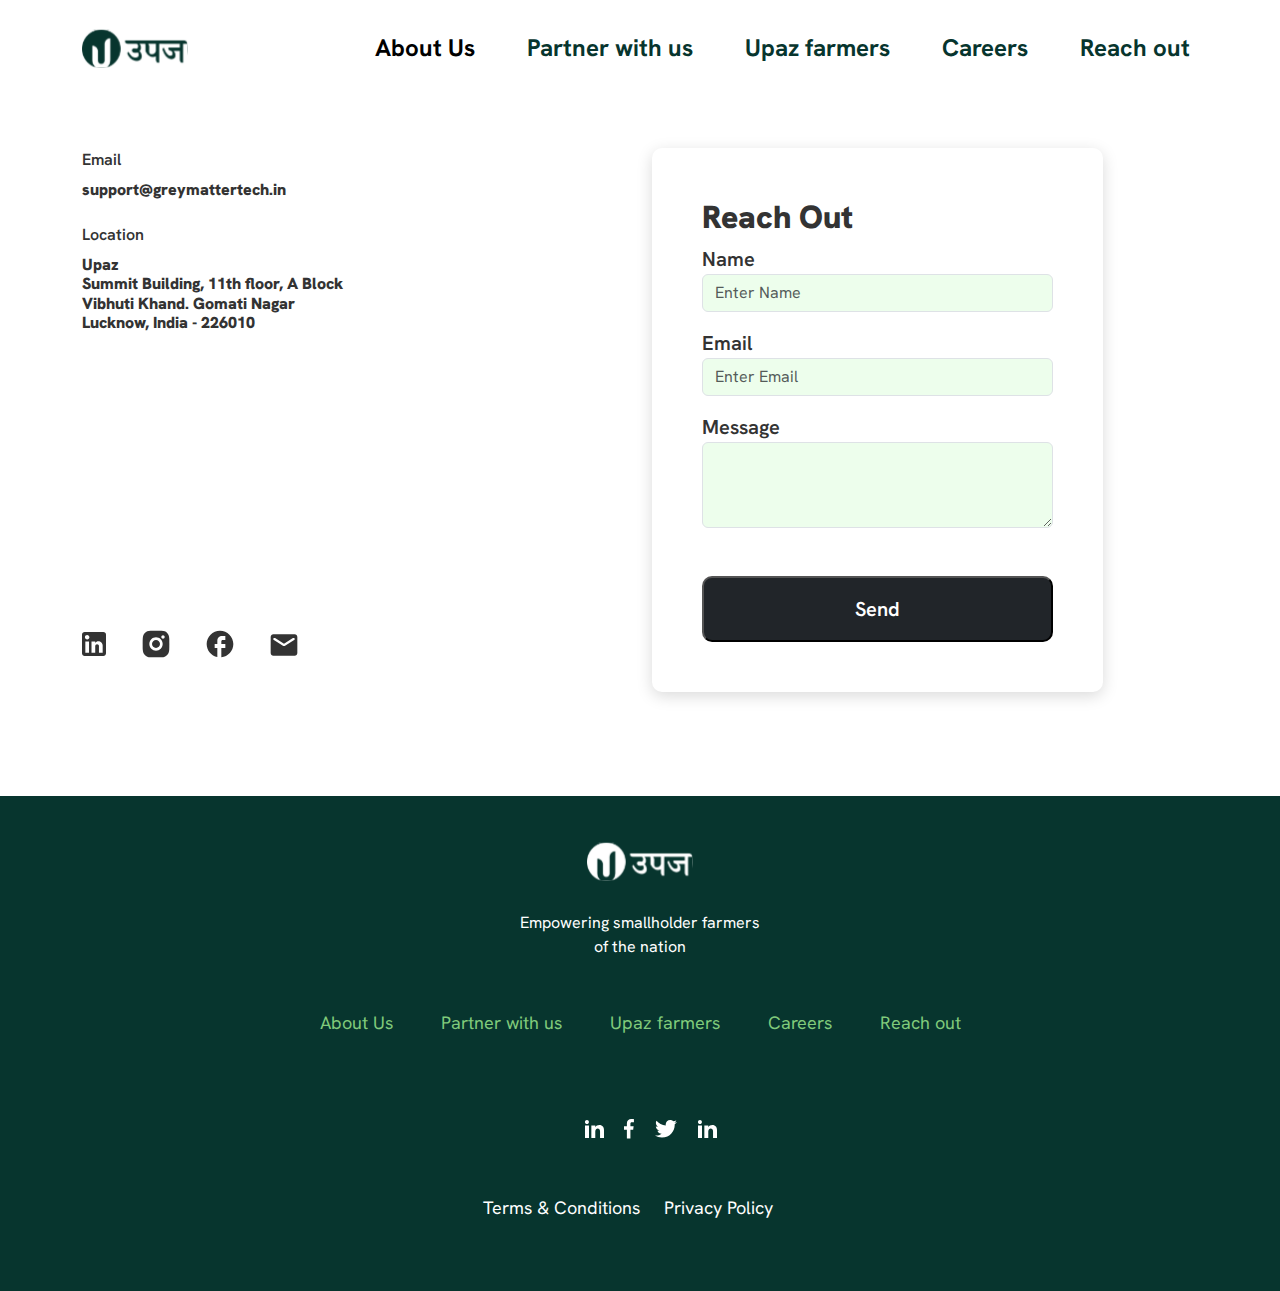
<file: reachout.html>
<html lang="en">
  <head>
    <meta charset="UTF-8" />
    <meta name="viewport" content="width=device-width, initial-scale=1.0" />
    <title>Welcome To Upaj</title> 
    <link
      rel="stylesheet"
      href="https://cdn.jsdelivr.net/npm/bootstrap@5.0.0-beta1/dist/css/bootstrap.min.css"
    />
    <link rel="icon" href="favicon.ico" type="image/x-icon">
    <link rel="stylesheet" href="css/style.css" />
    <link rel="stylesheet" href="https://cdnjs.cloudflare.com/ajax/libs/font-awesome/4.7.0/css/font-awesome.min.css">
    <!-- Owl Stylesheets -->
    <link rel="stylesheet" href="css/owl.carousel.min.css">
    <link rel="stylesheet" href="css/owl.theme.default.min.css">
  </head>

  <body>
    <div class="wrapper h-100">
      <nav class="navbar navbar-expand-lg bg-white fixed-top p-0">
        <div class="container">
          <a class="navbar-brand" href="index.html">
            <img src="images/headerlogo.svg" class="img-fluid" alt="logo"/>
          </a>
          <button class="navbar-toggler" type="button" data-bs-toggle="collapse" data-bs-target="#navbarSupportedContent" aria-controls="navbarSupportedContent" aria-expanded="false" aria-label="Toggle navigation">
            <span class="navbar-toggler-icon"></span>
          </button>
          <div class="collapse navbar-collapse header" id="navbarSupportedContent">
            <ul class="navbar-nav ms-auto mb-2 mb-lg-0">
              <li class="nav-item">
                <a class="nav-link active" aria-current="page" href="aboutus.html">About Us</a>
              </li>
              <li class="nav-item">
                <a class="nav-link" href="partnerwithus.html">Partner with us</a>
              </li>
              <li class="nav-item">
                <a class="nav-link" href="upazfarmers.html">Upaz farmers</a>
              </li>
              <li class="nav-item">
                <a class="nav-link" href="careers.html">Careers</a>
              </li>
              <li class="nav-item">
                <a class="nav-link" href="reachout.html">Reach out</a>
              </li>
            </ul>
          </div>
        </div>
      </nav>
      <div class="main">
        <!--********First section***********-->
           <!--********Seventh section***********-->
        <section class="reachout p-sm-5 mb-3">
          <div class="container">
            <div class="row">
              <div class="col-lg-5 col-md-5 maillocation order-2 order-md-1">
                <div class="mb-4">
                  <p class="fs-16 mb-2 fw-600">Email</p>
                  <h5 class="fs-16 fw-900">support@greymattertech.in</h5>
                </div>
                <div class="mb-4">
                  <p class="fs-16 mb-2 fw-600">Location</p>
                  <h5 class="fs-16 fw-900">
                    Upaz <br class="d-none d-sm-block">
                    Summit Building, 11th floor, A Block<br class="d-none d-sm-block">
                    Vibhuti Khand. Gomati Nagar <br class="d-none d-sm-block">
                    Lucknow, India - 226010<br class="d-none d-sm-block">
                  </h5>
                </div>
                <div class="googlemap mb-4">
                  <div class="mapouter">
                    <div class="gmap_canvas">
                      <iframe width="770" height="510" id="gmap_canvas" src="https://maps.google.com/maps?q=lms indore&t=&z=10&ie=UTF8&iwloc=&output=embed" frameborder="0" scrolling="no" marginheight="0" marginwidth="0"></iframe>
                    </div>
                  </div>
                </div>
                <ul class="list-unstyled d-flex align-items-sm-center">
                  <li class="">
                    <a class="text-decoration-none" href="#">
                      <svg width="24" height="24" viewBox="0 0 24 24" fill="none" xmlns="http://www.w3.org/2000/svg">
                        <path d="M21.3333 0C22.0406 0 22.7189 0.280951 23.219 0.781048C23.719 1.28115 24 1.95942 24 2.66667V21.3333C24 22.0406 23.719 22.7189 23.219 23.219C22.7189 23.719 22.0406 24 21.3333 24H2.66667C1.95942 24 1.28115 23.719 0.781048 23.219C0.280951 22.7189 0 22.0406 0 21.3333V2.66667C0 1.95942 0.280951 1.28115 0.781048 0.781048C1.28115 0.280951 1.95942 0 2.66667 0H21.3333ZM20.6667 20.6667V13.6C20.6667 12.4472 20.2087 11.3416 19.3936 10.5264C18.5784 9.71128 17.4728 9.25333 16.32 9.25333C15.1867 9.25333 13.8667 9.94667 13.2267 10.9867V9.50667H9.50667V20.6667H13.2267V14.0933C13.2267 13.0667 14.0533 12.2267 15.08 12.2267C15.5751 12.2267 16.0499 12.4233 16.3999 12.7734C16.75 13.1235 16.9467 13.5983 16.9467 14.0933V20.6667H20.6667ZM5.17333 7.41333C5.76742 7.41333 6.33717 7.17733 6.75725 6.75725C7.17733 6.33717 7.41333 5.76742 7.41333 5.17333C7.41333 3.93333 6.41333 2.92 5.17333 2.92C4.57571 2.92 4.00257 3.1574 3.57999 3.57999C3.1574 4.00257 2.92 4.57571 2.92 5.17333C2.92 6.41333 3.93333 7.41333 5.17333 7.41333ZM7.02667 20.6667V9.50667H3.33333V20.6667H7.02667Z" fill="#333333"/>
                        </svg>
                    </a>
                  </li>
                  <li class="ms-36">
                    <a class="text-decoration-none" href="#">
                      <svg width="28" height="28" viewBox="0 0 28 28" fill="none" xmlns="http://www.w3.org/2000/svg">
                        <path d="M14.0003 0.666748C17.623 0.666748 18.075 0.680081 19.4963 0.746748C20.9163 0.813415 21.883 1.03608 22.7337 1.36675C23.6137 1.70541 24.355 2.16408 25.0963 2.90408C25.7743 3.57061 26.2989 4.37687 26.6337 5.26675C26.963 6.11608 27.187 7.08408 27.2537 8.50408C27.3163 9.92541 27.3337 10.3774 27.3337 14.0001C27.3337 17.6227 27.3203 18.0747 27.2537 19.4961C27.187 20.9161 26.963 21.8827 26.6337 22.7334C26.2999 23.6238 25.7752 24.4302 25.0963 25.0961C24.4296 25.7738 23.6234 26.2984 22.7337 26.6334C21.8843 26.9627 20.9163 27.1867 19.4963 27.2534C18.075 27.3161 17.623 27.3334 14.0003 27.3334C10.3777 27.3334 9.92566 27.3201 8.50432 27.2534C7.08432 27.1867 6.11766 26.9627 5.26699 26.6334C4.37676 26.2994 3.57036 25.7747 2.90433 25.0961C2.2262 24.4297 1.70157 23.6234 1.36699 22.7334C1.03633 21.8841 0.813659 20.9161 0.746992 19.4961C0.684325 18.0747 0.666992 17.6227 0.666992 14.0001C0.666992 10.3774 0.680325 9.92541 0.746992 8.50408C0.813659 7.08275 1.03633 6.11741 1.36699 5.26675C1.70064 4.37632 2.2254 3.56984 2.90433 2.90408C3.57055 2.22572 4.3769 1.70105 5.26699 1.36675C6.11766 1.03608 7.08299 0.813415 8.50432 0.746748C9.92566 0.684081 10.3777 0.666748 14.0003 0.666748ZM14.0003 7.33341C12.2322 7.33341 10.5365 8.03579 9.28628 9.28604C8.03604 10.5363 7.33366 12.232 7.33366 14.0001C7.33366 15.7682 8.03604 17.4639 9.28628 18.7141C10.5365 19.9644 12.2322 20.6667 14.0003 20.6667C15.7684 20.6667 17.4641 19.9644 18.7144 18.7141C19.9646 17.4639 20.667 15.7682 20.667 14.0001C20.667 12.232 19.9646 10.5363 18.7144 9.28604C17.4641 8.03579 15.7684 7.33341 14.0003 7.33341ZM22.667 7.00008C22.667 6.55805 22.4914 6.13413 22.1788 5.82157C21.8663 5.50901 21.4424 5.33341 21.0003 5.33341C20.5583 5.33341 20.1344 5.50901 19.8218 5.82157C19.5093 6.13413 19.3337 6.55805 19.3337 7.00008C19.3337 7.44211 19.5093 7.86603 19.8218 8.17859C20.1344 8.49115 20.5583 8.66675 21.0003 8.66675C21.4424 8.66675 21.8663 8.49115 22.1788 8.17859C22.4914 7.86603 22.667 7.44211 22.667 7.00008ZM14.0003 10.0001C15.0612 10.0001 16.0786 10.4215 16.8288 11.1717C17.5789 11.9218 18.0003 12.9392 18.0003 14.0001C18.0003 15.0609 17.5789 16.0784 16.8288 16.8285C16.0786 17.5787 15.0612 18.0001 14.0003 18.0001C12.9395 18.0001 11.922 17.5787 11.1719 16.8285C10.4218 16.0784 10.0003 15.0609 10.0003 14.0001C10.0003 12.9392 10.4218 11.9218 11.1719 11.1717C11.922 10.4215 12.9395 10.0001 14.0003 10.0001Z" fill="#333333"/>
                      </svg>
                    </a>
                  </li>
                  <li class="ms-36">
                    <a class="text-decoration-none" href="#">
                      <svg width="28" height="28" viewBox="0 0 28 28" fill="none" xmlns="http://www.w3.org/2000/svg">
                        <path d="M27.3337 14.0001C27.3337 6.64008 21.3603 0.666748 14.0003 0.666748C6.64033 0.666748 0.666992 6.64008 0.666992 14.0001C0.666992 20.4534 5.25366 25.8267 11.3337 27.0667V18.0001H8.66699V14.0001H11.3337V10.6667C11.3337 8.09341 13.427 6.00008 16.0003 6.00008H19.3337V10.0001H16.667C15.9337 10.0001 15.3337 10.6001 15.3337 11.3334V14.0001H19.3337V18.0001H15.3337V27.2667C22.067 26.6001 27.3337 20.9201 27.3337 14.0001Z" fill="#333333"/>
                      </svg>
                    </a>
                  </li>
                  <li class="ms-36">
                    <a class="text-decoration-none" href="#">
                      <svg width="28" height="22" viewBox="0 0 28 22" fill="none" xmlns="http://www.w3.org/2000/svg">
                        <path d="M24.667 0.333252H3.33366C1.86699 0.333252 0.680326 1.53325 0.680326 2.99992L0.666992 18.9999C0.666992 20.4666 1.86699 21.6666 3.33366 21.6666H24.667C26.1337 21.6666 27.3337 20.4666 27.3337 18.9999V2.99992C27.3337 1.53325 26.1337 0.333252 24.667 0.333252ZM24.1337 5.99992L14.707 11.8933C14.2803 12.1599 13.7203 12.1599 13.2937 11.8933L3.86699 5.99992C3.7333 5.92487 3.61622 5.82347 3.52284 5.70186C3.42947 5.58025 3.36174 5.44096 3.32376 5.29241C3.28578 5.14387 3.27833 4.98917 3.30187 4.83766C3.32541 4.68616 3.37944 4.541 3.4607 4.41099C3.54196 4.28097 3.64876 4.16879 3.77463 4.08125C3.9005 3.9937 4.04282 3.9326 4.19299 3.90165C4.34315 3.8707 4.49804 3.87054 4.64826 3.90118C4.79849 3.93182 4.94094 3.99263 5.06699 4.07992L14.0003 9.66659L22.9337 4.07992C23.0597 3.99263 23.2022 3.93182 23.3524 3.90118C23.5026 3.87054 23.6575 3.8707 23.8077 3.90165C23.9578 3.9326 24.1002 3.9937 24.226 4.08125C24.3519 4.16879 24.4587 4.28097 24.5399 4.41099C24.6212 4.541 24.6752 4.68616 24.6988 4.83766C24.7223 4.98917 24.7149 5.14387 24.6769 5.29241C24.6389 5.44096 24.5712 5.58025 24.4778 5.70186C24.3844 5.82347 24.2674 5.92487 24.1337 5.99992Z" fill="#333333"/>
                      </svg>
                    </a>
                  </li>
                </ul>
              </div>
              <div class="col-lg-5 col-md-7 mx-auto mb-4 order-1 order-md-2">
                <form class="box-shadow borderrad10">
                  <h3 class="fs-32 fw-900 darkgray-text">Reach Out</h3>
                  <div class="mb-3">
                    <label for="exampleFormControlInput1" class="form-label">Name</label>
                    <input type="text" class="form-control" id="exampleFormControlInput1" placeholder="Enter Name">
                  </div>
                  <div class="mb-3">
                    <label for="exampleFormControlInput1" class="form-label">Email</label>
                    <input type="email" class="form-control" id="exampleFormControlInput1" placeholder="Enter Email">
                  </div>
                  <div class="mb-3">
                    <label for="exampleFormControlTextarea1" class="form-label">Message</label>
                    <textarea class="form-control" id="exampleFormControlTextarea1" rows="3"></textarea>
                  </div>
                  <div class="knowmorebtn text-center mt-5">
                    <button class="borderrad10 bg-dark text-white p-3 fs-20 fw-600 w-100">Send</button>
                </div>
                </form>
              </div>
            </div>
          </div>
        </section>
      </div>

      <div class="fixed-bottom primary-bg text-white p-3 footer">
        <div class="container">
          <div class="row">
            <div class="col-lg-7 mx-auto">
              <div class="text-center">
                <img src="images/footerlogo.svg" class="img-fluid my-30" alt="logo"/>
              </div>
              <div class="footerlinks">
                <p class="mb-4 text-sm-center">
                  Empowering smallholder farmers <br class="d-none d-sm-block">of the nation
                </p>
                <ul class="list-unstyled d-sm-flex align-items-sm-center justify-content-between my-50">
                  <li>
                    <a class="text-decoration-none" href="aboutus.html">About Us</a>
                  </li>
                  <li>
                    <a href="partnerwithus.html" class="text-decoration-none">Partner with us</a>
                  </li>
                  <li>
                    <a href="upazfarmers.html" class="text-decoration-none">Upaz farmers</a>
                  </li>
                  <li>
                    <a href="careers.html" class="text-decoration-none">Careers</a>
                  </li>
                  <li>
                    <a href="reachout.html" class="text-decoration-none">Reach out</a>
                  </li>
                </ul>
                <ul class="list-unstyled d-flex align-items-sm-center justify-content-sm-center">
                  <li class="ms-36">
                    <a class="text-decoration-none" href="#">
                      <svg width="20" height="18" viewBox="0 0 20 18" fill="none" xmlns="http://www.w3.org/2000/svg">
                        <path d="M4.93994 2.00002C4.93968 2.53046 4.72871 3.03906 4.35345 3.41394C3.97819 3.78883 3.46937 3.99929 2.93894 3.99902C2.40851 3.99876 1.89991 3.78779 1.52502 3.41253C1.15014 3.03727 0.939676 2.52846 0.939942 1.99802C0.940207 1.46759 1.15117 0.958988 1.52644 0.584103C1.9017 0.209218 2.41051 -0.00124153 2.94094 -0.000976312C3.47137 -0.000711096 3.97998 0.210257 4.35486 0.585517C4.72975 0.960777 4.94021 1.46959 4.93994 2.00002ZM4.99994 5.48002H0.999942V18H4.99994V5.48002ZM11.3199 5.48002H7.33994V18H11.2799V11.43C11.2799 7.77002 16.0499 7.43002 16.0499 11.43V18H19.9999V10.07C19.9999 3.90002 12.9399 4.13002 11.2799 7.16002L11.3199 5.48002Z" fill="white"/>
                      </svg>
                    </a>
                  </li>
                  <li class="ms-36">
                    <a class="text-decoration-none" href="#">
                      <svg width="10" height="20" viewBox="0 0 10 20" fill="none" xmlns="http://www.w3.org/2000/svg">
                        <path d="M8.11163 3.23892H9.92331V0.13736C9.61075 0.0950951 8.53581 0 7.28393 0C4.67183 0 2.88248 1.61499 2.88248 4.58326V7.31501H0V10.7823H2.88248V19.5067H6.41654V10.7831H9.18243L9.6215 7.31582H6.41571V4.92707C6.41654 3.92491 6.69106 3.23892 8.11163 3.23892Z" fill="white"/>
                        </svg>
                    </a>
                  </li>
                  <li class="ms-36">
                    <a class="text-decoration-none" href="#">
                      <svg width="23" height="19" viewBox="0 0 23 19" fill="none" xmlns="http://www.w3.org/2000/svg">
                        <path d="M22.9617 3.04588C22.1435 3.39863 21.2718 3.63245 20.3629 3.74598C21.2979 3.19725 22.0115 2.33495 22.347 1.2956C21.4753 1.80649 20.5128 2.16736 19.487 2.36874C18.6593 1.50239 17.4795 0.96582 16.1925 0.96582C13.6955 0.96582 11.6853 2.95802 11.6853 5.4003C11.6853 5.7517 11.7155 6.08959 11.7898 6.41127C8.04017 6.23151 4.72229 4.46502 2.49342 1.77405C2.10429 2.43767 1.87604 3.19725 1.87604 4.01495C1.87604 5.55032 2.68042 6.91134 3.87942 7.6993C3.15479 7.68579 2.44392 7.479 1.84167 7.15327C1.84167 7.16679 1.84167 7.18436 1.84167 7.20193C1.84167 9.35632 3.40505 11.1458 5.45517 11.558C5.08805 11.6567 4.68792 11.704 4.27267 11.704C3.98392 11.704 3.69242 11.6878 3.41879 11.6283C4.00317 13.384 5.66142 14.6747 7.63317 14.7166C6.09867 15.8965 4.1503 16.6075 2.04104 16.6075C1.67117 16.6075 1.31642 16.5912 0.96167 16.5466C2.95954 17.813 5.3273 18.5361 7.88067 18.5361C16.1802 18.5361 20.7177 11.7783 20.7177 5.92065C20.7177 5.72467 20.7108 5.53545 20.7012 5.34759C21.5963 4.72316 22.3484 3.94331 22.9617 3.04588Z" fill="white"/>
                      </svg>
                    </a>
                  </li>
                  <li class="ms-36">
                    <a class="text-decoration-none" href="#">
                      <svg width="20" height="18" viewBox="0 0 20 18" fill="none" xmlns="http://www.w3.org/2000/svg">
                        <path d="M4.93994 2.00002C4.93968 2.53046 4.72871 3.03906 4.35345 3.41394C3.97819 3.78883 3.46937 3.99929 2.93894 3.99902C2.40851 3.99876 1.89991 3.78779 1.52502 3.41253C1.15014 3.03727 0.939676 2.52846 0.939942 1.99802C0.940207 1.46759 1.15117 0.958988 1.52644 0.584103C1.9017 0.209218 2.41051 -0.00124153 2.94094 -0.000976312C3.47137 -0.000711096 3.97998 0.210257 4.35486 0.585517C4.72975 0.960777 4.94021 1.46959 4.93994 2.00002ZM4.99994 5.48002H0.999942V18H4.99994V5.48002ZM11.3199 5.48002H7.33994V18H11.2799V11.43C11.2799 7.77002 16.0499 7.43002 16.0499 11.43V18H19.9999V10.07C19.9999 3.90002 12.9399 4.13002 11.2799 7.16002L11.3199 5.48002Z" fill="white"/>
                      </svg>
                    </a>
                  </li>

                </ul>
                <ul class="list-unstyled d-flex align-items-center justify-content-sm-center my-4 termspolicy">
                  <li>
                    <a class="text-decoration-none d-inline-block" href="#">Terms & Conditions</a>
                  </li>
                  <li>
                    <a class="text-decoration-none d-inline-block mx-3 mx-sm-4" href="#">Privacy Policy</a>
                  </li>
                </ul>
              </div>
            </div>
          </div>
        </div>
      </div>
    </div>

    <!--*********javascript*******-->
    <script src="./js/bootstrap.min.js" type="text/javascript"></script>
    <script src="js/jquery.min.js"></script>
    <script src="js/owl.carousel.js"></script>
    <script src="js/script.js"></script>
  </body>
</html>
</file>
<file: css/style.css>
/***********Common*********/
@import url('https://fonts.googleapis.com/css2?family=Hanken+Grotesk:wght@400;500;600;700;900&display=swap');

body {
  font-size: 1rem;
  font-family: 'Hanken Grotesk', sans-serif;
}

.wrapper button:focus {
  outline: 0;
  box-shadow: none;
}

.wrapper .form-control {
  background: #EDFEEC;
}

.wrapper .form-control:focus {
  background-color: #fff;
  box-shadow: none;
}

.wrapper label.form-label {
  font-size: 1.25rem;
  font-weight: 600;
  margin-bottom: 0;
  color: #333333;
}

.box-shadow {
  box-shadow: 0px 4px 16px rgba(0, 0, 0, 0.15);
}

.fs-14 {
  font-size: 0.875rem;
}

.fs-16 {
  font-size: 1rem;
}

.fs-20 {
  font-size: 1.25rem;
}

.fs-24 {
  font-size: 1.5rem;
}

.fs-30 {
  font-size: 1.75rem;
}

.fs-32 {
  font-size: 2rem;
}

.fs-36 {
  font-size: 2.25rem
}

.fs-48 {
  font-size: 3rem;
}

.fs-64 {
  font-size: 4rem;
}

.cursor-pointer {
  cursor: pointer;
}

.primary-bg {
  background-color: #07352E;
}

.black-bg {
  background-color: #000000;
}

.lightorange-bg {
  background-color: #FFF9E9;
}

.secondary-bg {
  background-color: #80CB7B;
}

.gray-bg {
  background-color: #F2F2F2;
}

.lightgreen-bg {
  background-color: #99D595;
}

.primary-text {
  color: #07352E;
}

.secondary-text {
  color: #549650;
}

.tertiary-text {
  color: #828282;
}

.gray-text {
  color: #4f4f4f;
}

.darkgray-text {
  color: #333333;
}

.red-text {
  color: #FA2121;
}

.blue-text {
  color: #2F80ED;
}

.black-text {
  color: #000;
}

.wh-82 {
  width: 82px;
  height: 82px;
  min-width: 82px;
  min-height: 82px;
}

.wh-60 {
  width: 60px;
  height: 60px;
  min-width: 60px;
  min-height: 60px;
}

.min-wh-20 {
  min-width: 20px;
  min-height: 20px;
}
.wh-17 {
  min-width: 17px;min-height: 17px;
  width: px;height: 17px;
}

.fw-500 {
  font-weight: 500;
}

.fw-600 {
  font-weight: 600;
}

.fw-700 {
  font-weight: 700;
}

.fw-900 {
  font-weight: 900;
}

.primarybtn {
  padding: 15px 50px 15px 50px;
  font-size: 24px;
  font-weight: 600;
}

.borderrad10 {
  border-radius: 10px;
}

.text-justify {
  text-align: justify;
}

/***********Common*********/
/***********Header*********/
.header ul li a {
  color: #07352E;
  font-weight: 700;
  margin-left: 36px;
  font-size: 24px;
  padding: 30px 0 30px 0;
}

.header ul li:first-child a {
  margin-left: 0;
}

.header ul li a:focus,
.header ul li a:hover,
.header ul li a:active,
.header ul li.active a {
  color: #80CB7B;
}

.navbar-toggler .navbar-toggler-icon {
  background-image: url('../images/hamburger.svg');
}

.navbar-toggler .navbar-toggler:focus {
  box-shadow: none;
}

.navbar-toggler[aria-expanded="true"] .navbar-toggler-icon {
  background-image: url('../images/close.svg');
}

/***********Main*********/
.main {
  margin-top: 100px;
}

h2.topHeading {
  font-size: 42px;
  font-weight: 900;
  margin: 50px 0;
}

.subheading {
  font-size: 24px;
  font-weight: 500;
}

.iframeTextdata {
  background: #FFFFFF;
  border-radius: 10px;
}

/*.iframeTextdata .iframedata {overflow: hidden;}*/
.iframeTextdata .iframedata iframe {
  border-radius: 10px;
}

/***********Empower and Image top*********/
/*.headertopBanner {
  background-image: url(../images/bannertop.svg);
  background-repeat: no-repeat;
    background-position: right;
    background-size: contain;
}*/
.headertopBanner .roundicontextdata {
  font-size: 24px;
  margin-bottom: 30px;
}

.headertopBanner .roundicontextdata .roundicon .roundiconamount {
  background-color: #00383D;
  font-weight: 900;
}

.headertopcard {
  margin: 65px 0;
}

.headertopBanner .roundicontextdata .textdata {
  font-weight: 500;
  line-height: 1;
}

.headertopBannerright.bannertopimage:before,
.headertopBannerright.bannertopimage:after {
  position: absolute;
  content: '';
  background: #549650;
}

.headertopBannerright.bannertopimage {
  background-image: url(../images/bannertop.svg);
    background-position: right top;
    height: -webkit-fill-available;
    max-width: 618px;width: 100%;
    background-repeat: no-repeat;
    background-size: contain;
    right: 0;position: absolute;
    margin: 0;
    position: absolute;
}
.headertopBannerright.bannertopimage img {display: none;}
.headertopBannerright.bannertopimage:before {
      width: 60px;
    height: 60px;
    left: 125px;
    top: -25px;
}

.headertopBannerright.bannertopimage:after {
  width: 70px;
  height: 110px;
  right: 0px;
  bottom: -35px;
}

/********Map graph*******/
.mapgraph .imgamounttext .amounttext .amount {
  font-size: 40px;
}

.mapgraph .imgamounttext .amounttext .text {
  font-size: 20px;
}

.mapgraph .imgamounttext .imgleft img {
  min-width: 20px;
}

.mapgraph .imgamounttext {
  background: #EDFFEC;
  border: 1px solid #D1FDCF;
}

/********Farmers*******/
.farmers {
  min-height: 100%;
  background: url(../images/farmerbg.svg);
  background-attachment: fixed;
  background-size: cover;
  box-shadow: inset 0 0 0 2000px rgba(128, 203, 123, 0.9);
}

.farmercards {
  position: relative;
  width: 100%;
  min-height: 300px;
  padding: 30px 40px 80px 30px;
  text-align: left;
}

.farmercards .farmerimgs {
  display: flex;
    align-items: center;
    justify-content: center;
    height: 150px;width: 150px;
    min-height: 150px;min-width: 150px;
    background: green;
    border-radius: 50%;
  max-width: 100%;    overflow: hidden;
}
.farmercards img {

  margin-bottom: 0;
  display: inline-block;
  z-index: 1;
  position: relative;
}

.farmercards .description {
  padding: 20px 0;
}

.farmercards .farmerimgs {
  position: absolute;
  left: 0;
  right: 0;
  bottom: -55px;
  margin: 0 auto;
  text-align: center;
}

/********Investor*******/
.investors .topHeading {
  color: #07352E
}

.investors .owl-carousel .item {
  min-height: 200px;
  min-width: 200px;
}

.investors .owl-carousel .item .iteminner img {
  max-width: 150px;
}

/********Reachout*******/
.reachout .maillocation p,
.reachout .maillocation h5 {
  color: #333333;
}

.mapouter {
  position: relative;
  text-align: right;
  height: 250px;
  width: 100%;
  max-width: 450px;
}

.gmap_canvas {
  overflow: hidden;
  background: none;
  height: 250px;
  width: 100%;
  max-width: 450px;
}

.reachout form {
  padding: 50px;
}

/********Investor*******/

/***********Footer*********/
.wrapper .fixed-bottom.footer {
  position: relative;
}

.footer ul li {
  margin-bottom: 30px;
}

.footer ul li.ms-36 {
  margin-left: 20px;
}

.footer ul.termspolicy li a,
.footer ul.termspolicy li a:hover,
.footer ul.termspolicy li a:focus,
.footer ul.termspolicy li a:active {
  color: #80CB7B;
}

.footer ul li a {
  color: #80CB7B;
  font-weight: 400;
  font-size: 18px;
}

.footer ul li a:hover,
.footer ul li a:focus,
.footer ul li a:active {
  color: #fff;
}

.footer ul.termspolicy li a {
  color: #fff;
}

/*******Top / Bottom / Left / Right**********/
.top-0 {top:0;}
.top-20 {top:20px;}
.right-0 {right:0;}
/*******Margin**********/
.my-30 {
  margin-top: 30px;
  margin-bottom: 30px;
}

.my-50 {
  margin-top: 50px;
  margin-bottom: 50px;
}

.my-80 {
  margin-top: 80px;
  margin-bottom: 80px;
}

.mt-100 {
  margin-top: 100px;
}

.mt-50 {
  margin-top: 50px;
}

.mb-50 {
  margin-bottom: 50px;
}

.ms-36 {
  margin-left: 36px;
}

/*******Padding**********/
.px-50 {
  padding-left: 50px;
  padding-right: 50px;
}

/*******About**********/

.about-us .img-two {
  left: 65px;
  position: relative;
  z-index: -1;
  top: -90px;
}

.about-us .img-four {
  position: absolute;
  right: 67px;
  bottom: -80px;
}

.about-us .model-section {
  margin-top: 50px;
}

.details-box {
  background: #FFFFFF;
  box-shadow: 0px 4px 16px rgba(0, 0, 0, 0.15);
  border-radius: 10px;
}

.details-box .img-box {
  min-height: 230px;
  overflow: hidden;
  max-height: 230px;
  margin-bottom: 30px;
}

.space-box {
  padding: 20px;
}

.white-bg {
  background: #FFFFFF;
  box-shadow: 0px -2px 9px rgba(7, 53, 46, 0.1);
  border-radius: 10px;
  display: flex;
  align-items: center;
  padding: 20px;
}

.round-imge {
  border-radius: 50%;
  min-height: 150px;
  min-width: 150px;
  width: 150px;
  height: 150px;
  overflow: hidden;
}

.number-box {
  border-radius: 50%;
  width: 56px;
  height: 56px;
  min-width: 56px;
  min-height: 56px;
  display: flex;
  align-items: center;
  justify-content: center;
  color: #fff;
  font-weight: 900;
  font-size: 32px;
  position: absolute;
  right: -20px;
  top: -20px;
}

.right-align {
  position: relative;
  right: -140px;
  top: -30px;
}

.secondary-bg-space {
  padding: 60px 0;
}

.subtract {
  /* background: #07352E; */
  min-width: 294px;
  min-height: 294px;
  width: 294px;
  height: 294px;
  overflow: hidden;
}

.about-footer {
  padding: 100px 20px;
}

/*******JOb**********/
.applyjob .applyjobform .applyjobformlabel label {
  min-width: 110px;
  text-align: right;
}

.upload-btn-wrapper {
  position: relative;
  overflow: hidden;
}

.applyjobform .upload-btn-wrapper input[type=file] {
  font-size: 20px;
  position: absolute;
  left: 0;
  top: 0;
  opacity: 0;
}

.form-group.customcheckbox input {
  padding: 0;
  height: initial;
  width: initial;
  margin-bottom: 0;
  display: none;
  cursor: pointer;
}

.form-group.customcheckbox label {
  position: relative;
  cursor: pointer;
}

.form-group.customcheckbox label:before {
  content: '';
  -webkit-appearance: none;
  background-color: transparent;
  border: 2px solid #0079bf;
  box-shadow: 0 1px 2px rgba(0, 0, 0, 0.05), inset 0px -15px 10px -12px rgba(0, 0, 0, 0.05);
  padding: 7.5px;
  display: inline-block;
  position: relative;
  vertical-align: middle;
  border-radius: 4px;
  cursor: pointer;
  margin-right: 5px;
  background: #F3F3F3;
  border: 1px solid #828282;
}

.form-group.customcheckbox input:checked+label:after {
  content: '';
  display: block;
  position: absolute;
  top: 6px;
  left: 6px;
  width: 5px;
  height: 9px;
  border: solid #07352E;
  border-width: 0 2px 2px 0;
  transform: rotate(45deg);
}

/*******Partner**********/
.growthstory .growthgraphdata .graph .graphinnerdata .circletextdata:nth-child(1) {
  background-color: #1D9088;
}
/*******JOb**********/

/*******career**********/

.career-img {
  width: 350px;
  min-width: 350px;
  height: 350px;
  border-radius: 50%;
  overflow: hidden;
  position: relative;
}

.career-img:after {
  content: "";
  position: absolute;
  background: url("./../images/shape.svg");
  background-position: center;
  z-index: 1;
  left: 0;
  top: 0;
  width: 100%;
  height: 100%;
}

a:hover {
  transition: all ease-in-out 0.3s;
  color: #80CB7B;
}

.team .card.details-box .media img {
  width: 61px;
  min-width: 61px;
  height: 61px;
  border-radius: 50%;
  object-fit: cover;
  object-position: center;
}

/*******career**********/

/* Story Page */
.story .story-banner {
  background-image: url(../images/story-banner.png);
  background-repeat: no-repeat;
  background-size: cover;
  min-height: 530px;
  position: relative;
}

.story .story-banner-title {
  color: #fff;
  padding: 2px 38px;
  display: inline-block;
  position: absolute;
  bottom: 0;
}

.story .light-gray-bg {
  background: #F2F2F2;
  padding: 40px 0;
}

.story .story-bord {
  background: #FFFFFF;
  box-shadow: 0px 4px 15px rgba(0, 0, 0, 0.15);
  border-radius: 10px;
  padding: 20px;
}

.story .story-bord h4 {
  color: #00383D;
  font-weight: 900;
  line-height: 31px;
}

.story-bord {
  margin-bottom: 20px;
}

.story-details-banner img {
  margin: 0 auto;
  display: block;
}

.hindi-title {
  display: inline-block;
  margin-left: 30px;
}

.story-details-banner .story-banner-title {
  position: relative;
  padding: 2px 14px;

}

.story-details-banner .story-banner-title span {
  display: block;
}

.ml-35 {
  margin-left: 35px;
}

/* Story Page */



/*******Media**********/
@media(max-width:1399px) {
  .about-us .img-four {
    right: 22px;
  }

  .hindi-title {
    display: inline-block;
    margin-left: 0;
  }
}

@media (max-width:1199px) {
  .header ul li a {
    margin-left: 25px;
  }
  .headertopBannerright.bannertopimage:before {
    left:70px;
  }

  .right-align {
    position: relative;
    right: 0;
    top: 20px;
  }
}
@media (max-width:1023px) {
  .headertopBannerleft {padding-right: 20px;width: 100%;}
  .headertopBannerright.bannertopimage {
    background-image: unset;position: unset;
    margin: 0 auto;
  }
  .headertopBannerright.bannertopimage img {display: block;}
  .headertopBannerright.bannertopimage:before,
  .headertopBannerright.bannertopimage:after {
    content: unset;
  }
}

@media (max-width:992px) {
  .story-details-banner .story-banner-title.fs-36 {
    font-size: 20px;
  }

  .header ul li a {
    margin-left: 0;
    padding-bottom: 0;
  }
/*  .headertopBannerright.bannertopimage:before,
  .headertopBannerright.bannertopimage:after {
    content: unset;
  }*/

  .number-box {
    right: inherit;
    top: -20px;
    left: -21px;
  }

  .about-footer {
    background: #FFFFFF;
    box-shadow: 0px 10px 15px rgba(10, 10, 10, 0.1);
    border-radius: 10px;
    text-align: center;
    padding: 40px 20px;
    margin: 50px 0;
  }

  .white-bg {
    margin-top: 25px;
  }

  .round-imge {
    min-height: 45px;
    min-width: 45px;
    width: 45px;
    height: 45px;
  }

  .subtract {
    margin: 0 auto;
  }

  .secondary-bg-space {
    padding: 60px 30px;
  }
}

@media only screen and (max-width: 992px) and (min-width: 768px)  {
  .iframeTextdata .iframedata  iframe {
    width: 210px;    height: auto;
  }
}
@media(max-width:767px) {
  .story .story-banner {
    background-position: center;
  }
  .iframeTextdata .iframedata {
    position: relative;
    padding-top: 56.7%;
  }

  .iframeTextdata .iframedata iframe {
    position: absolute;
    left: 0;
    top: 0;
    right: 0;
    width: 100%;
    height: 100%;
  }
}

@media (max-width:575px) {
  .footer .footerlinks {
    margin-left: 10px;
  }

  .details-box .img-box {
    margin-bottom: 0;
  }

  .headertopcard {
    margin: 15px 0;
  }

  .investors .owl-carousel .item {
    min-height: 150px;
    min-width: 150px;
    box-shadow: none;
  }

  .applyjob .applyjobform .applyjobformlabel label {
    text-align: left;
  }

  .reachout form {
    padding: 1.5rem;
  }

}
</file>
